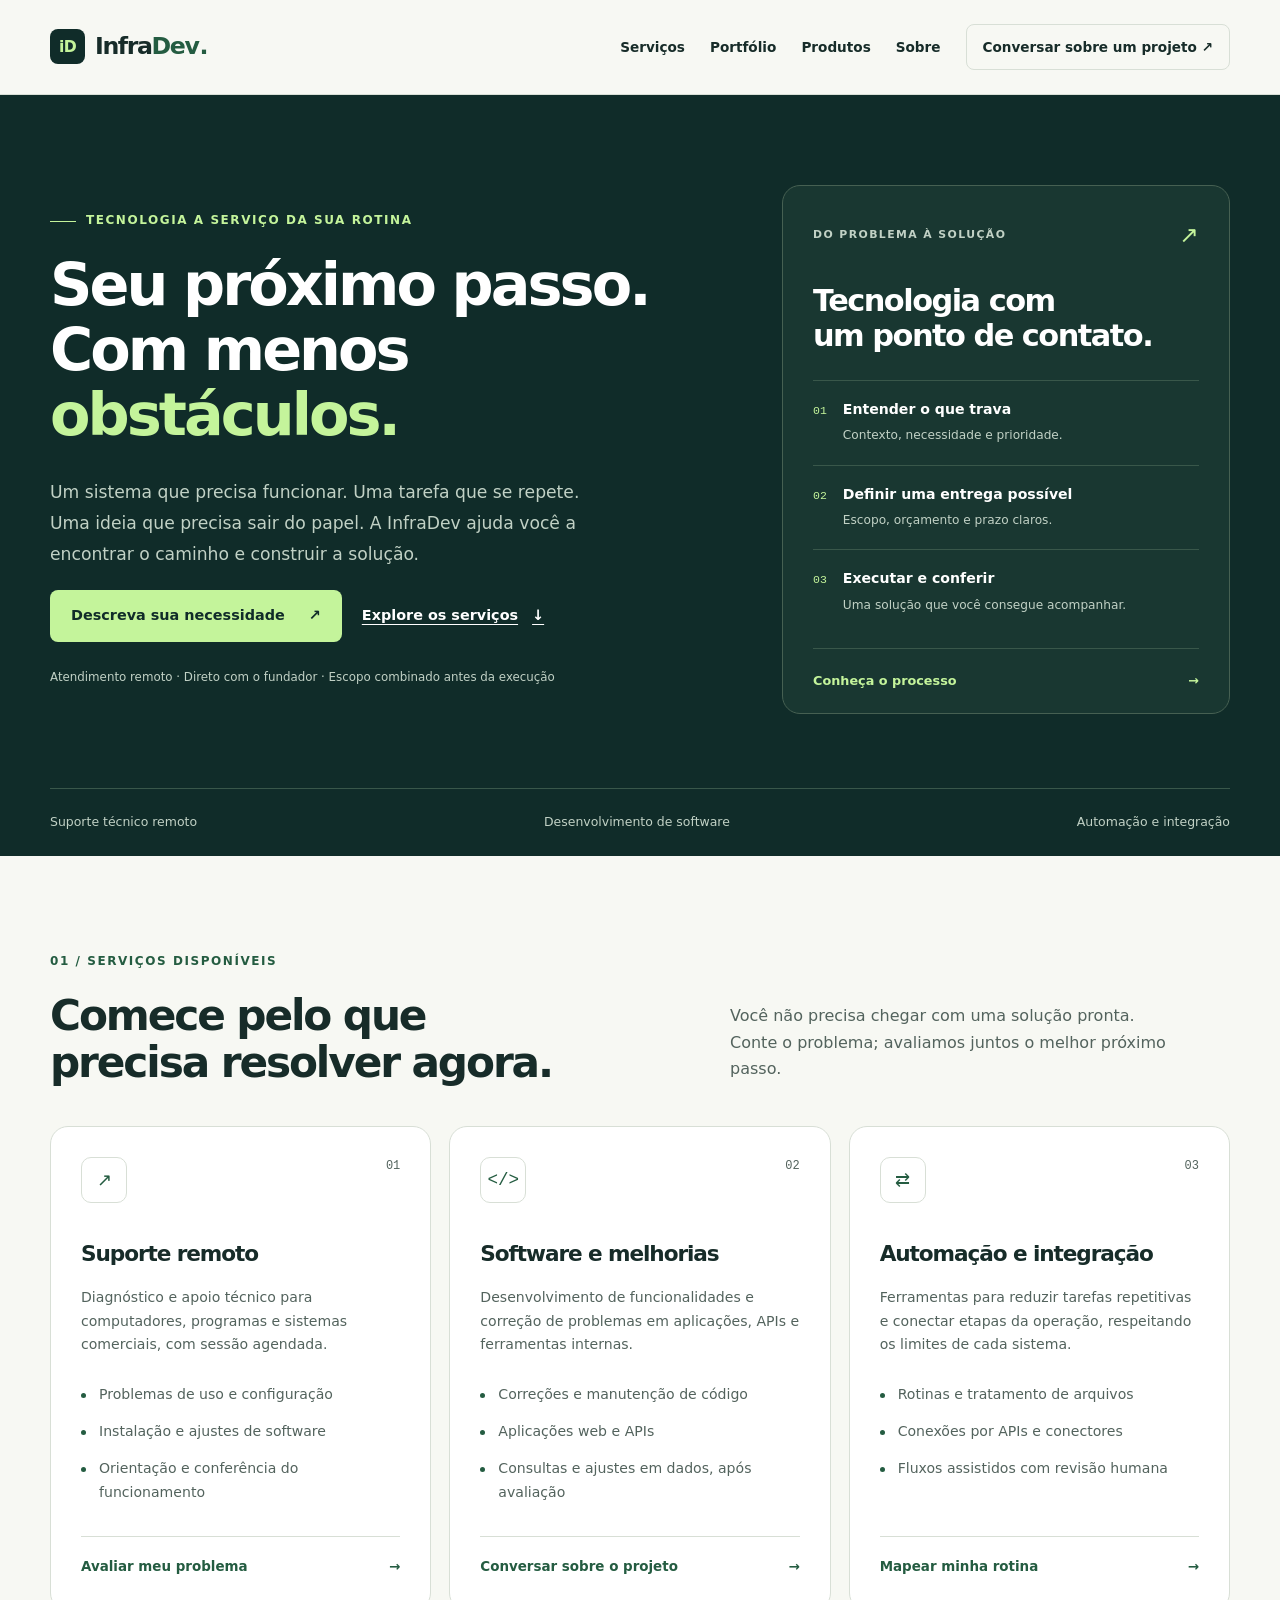
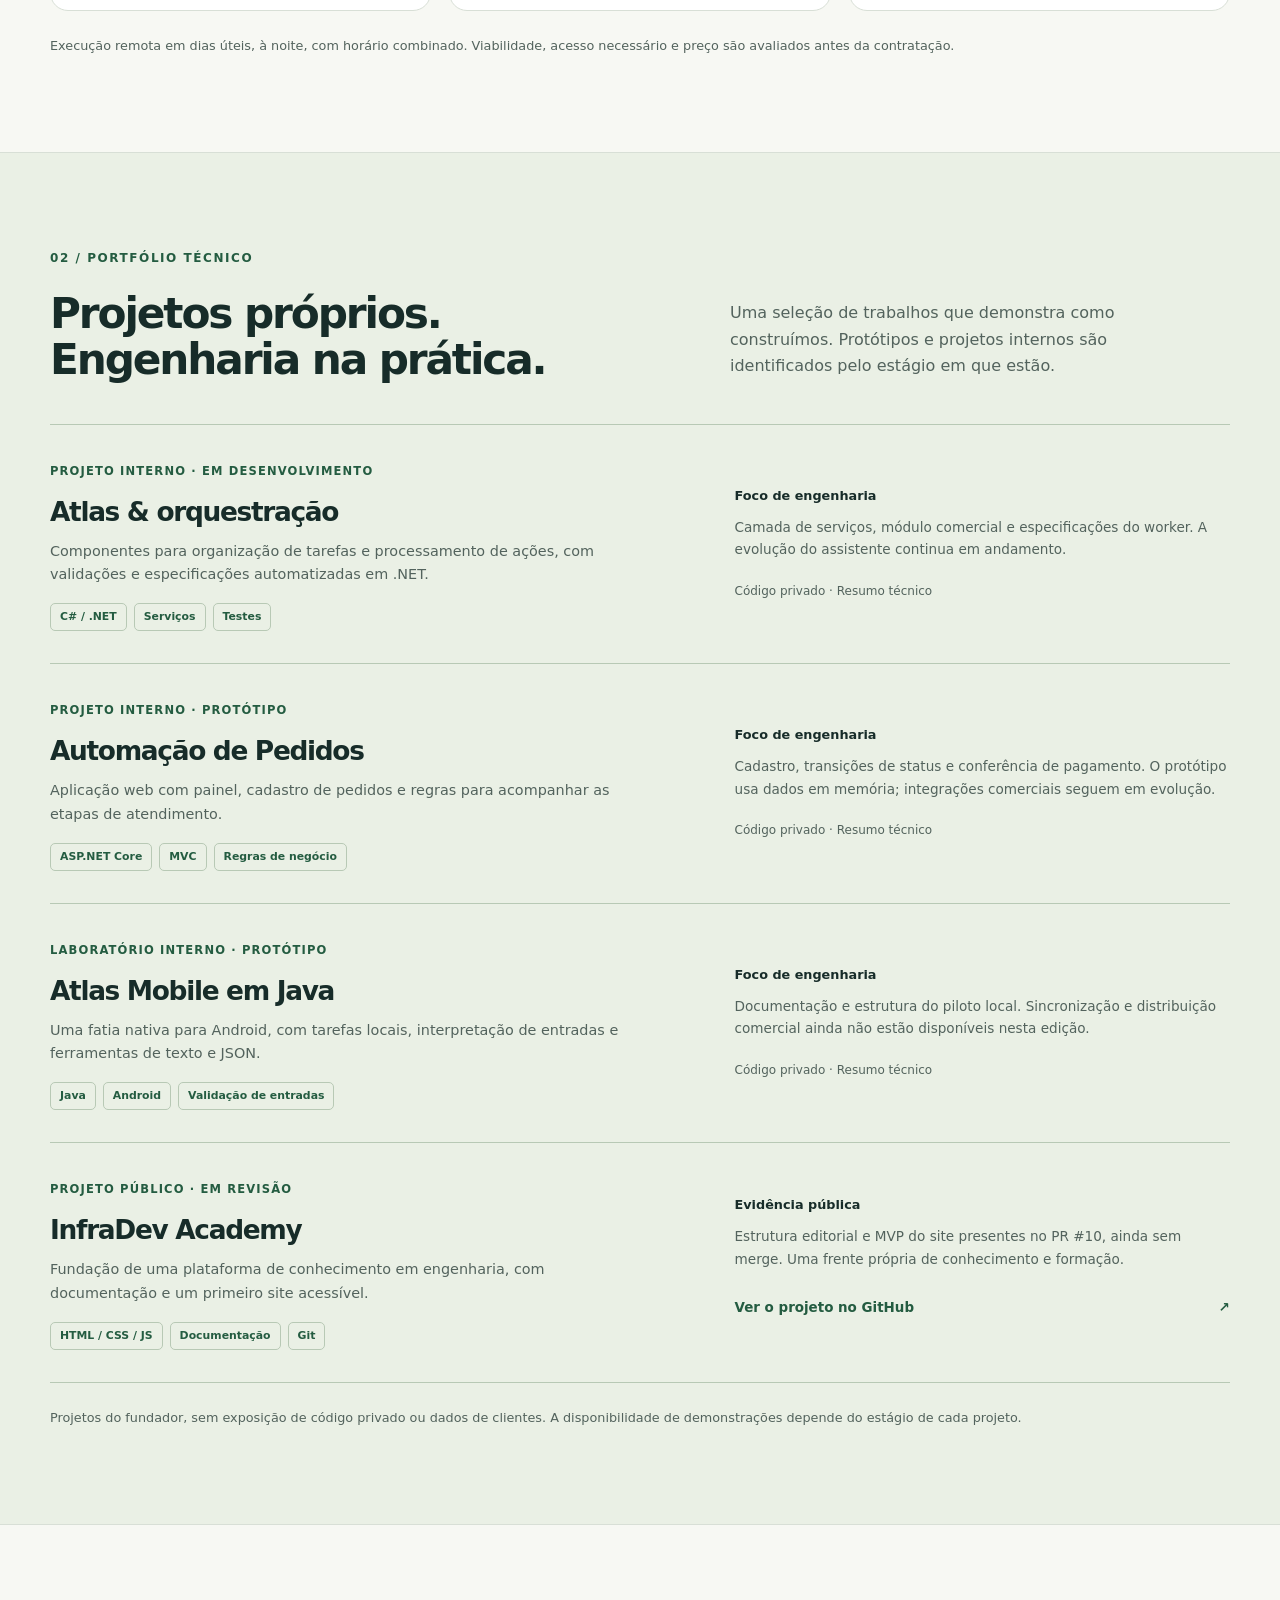
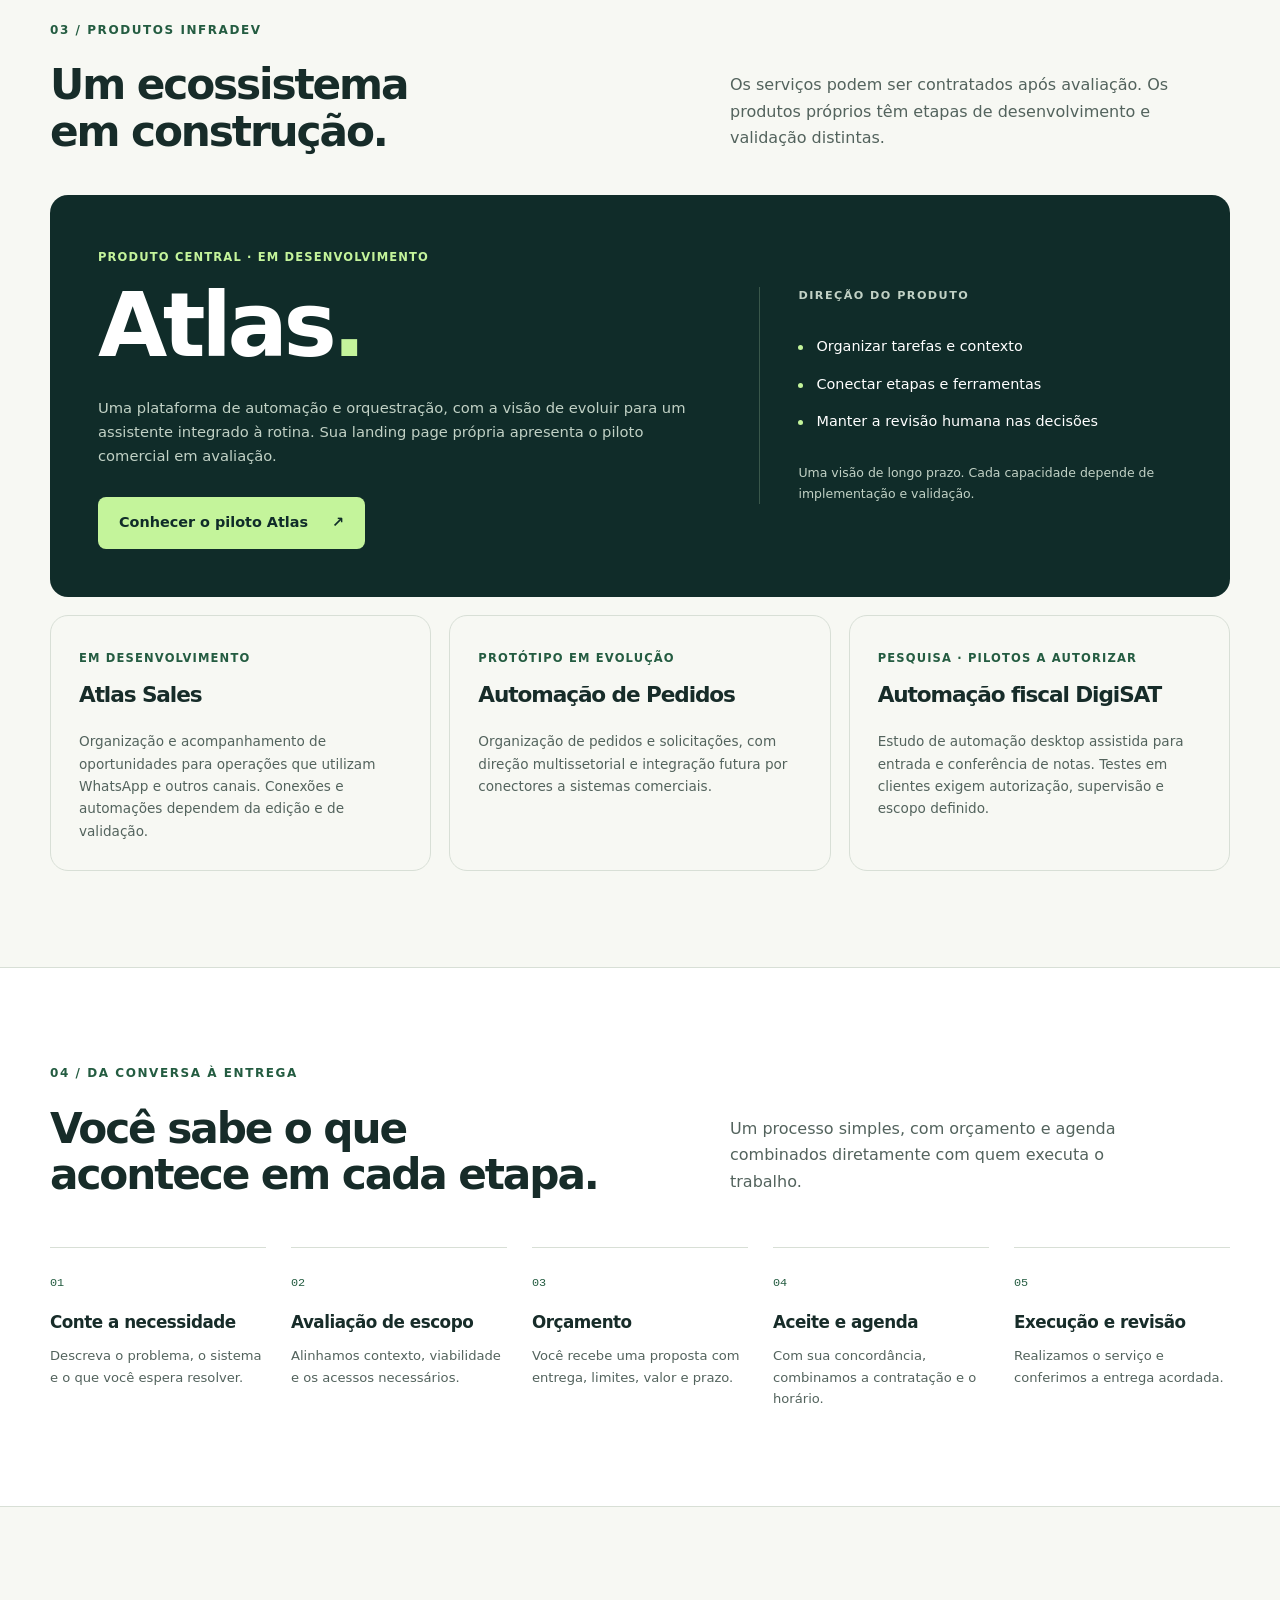
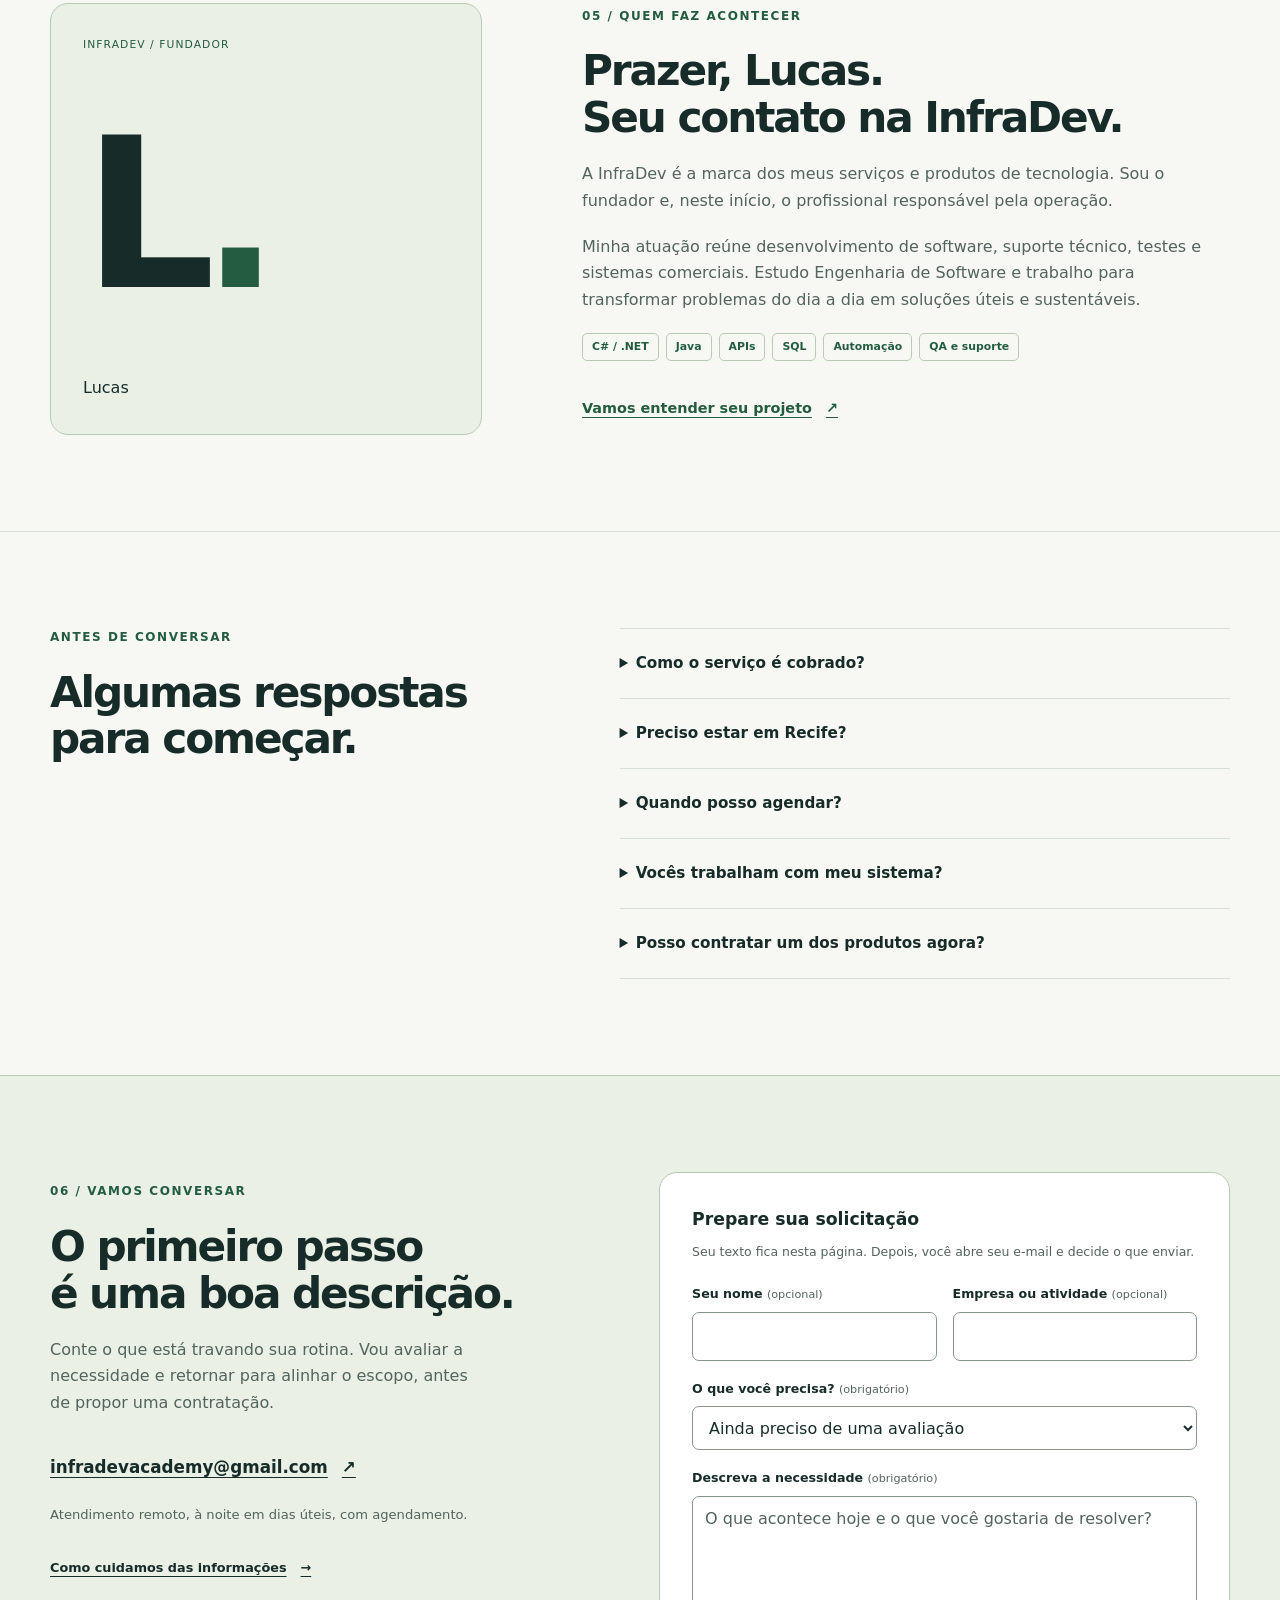
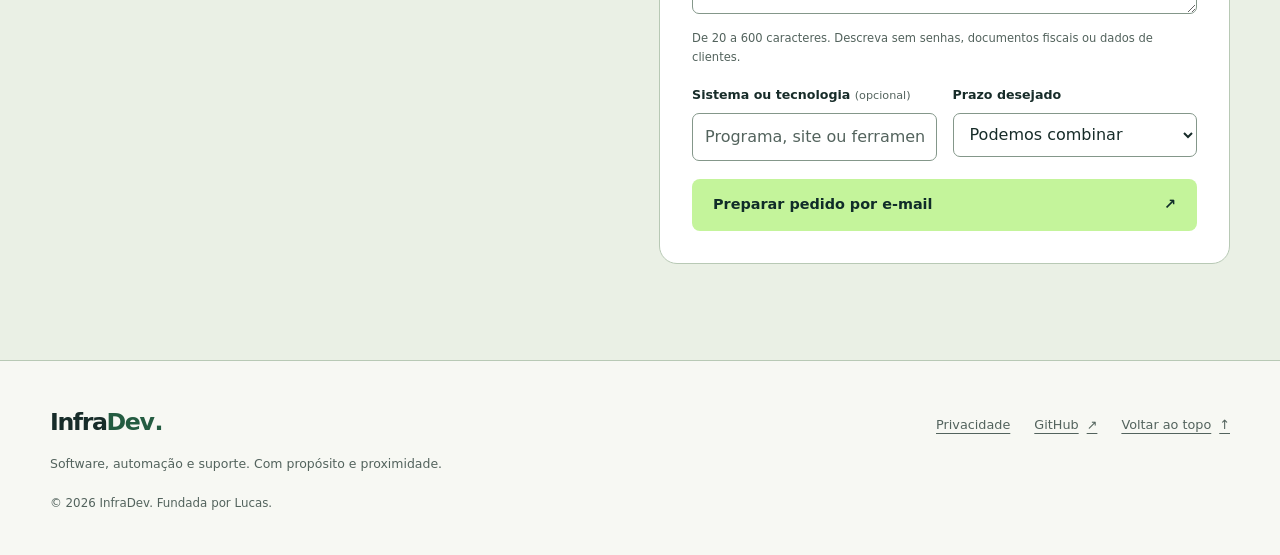
<file: site/index.html>
<!doctype html>
<html lang="pt-BR">
<head>
  <meta charset="utf-8">
  <meta name="viewport" content="width=device-width, initial-scale=1">
  <meta name="theme-color" content="#102c29">
  <meta name="description" content="InfraDev: suporte técnico remoto, desenvolvimento de software e automações. Fale diretamente com Lucas e solicite uma avaliação de escopo.">
  <meta name="robots" content="noindex,nofollow">
  <meta property="og:type" content="website">
  <meta property="og:locale" content="pt_BR">
  <meta property="og:site_name" content="InfraDev">
  <meta property="og:title" content="InfraDev | Tecnologia para destravar sua operação">
  <meta property="og:description" content="Suporte remoto, software e automações. Do problema ao escopo, com atendimento direto do fundador.">
  <meta property="og:image" content="./assets/og.png">
  <meta property="og:image:width" content="1200">
  <meta property="og:image:height" content="630">
  <meta property="og:image:alt" content="InfraDev — suporte remoto, software e automações">
  <title>InfraDev | Suporte remoto, software e automações</title>
  <link rel="icon" type="image/svg+xml" href="./assets/favicon.svg">
  <link rel="stylesheet" href="./assets/styles.css">
  <script type="module" src="./assets/main.js"></script>
  <script type="application/ld+json">{"@context":"https://schema.org","@type":"Organization","name":"InfraDev","email":"infradevacademy@gmail.com","founder":{"@type":"Person","name":"Lucas"},"sameAs":["https://github.com/InfraDev-Academy"]}</script>
</head>
<body>
  <a class="skip-link" href="#conteudo">Pular para o conteúdo</a>
  <header class="site-header" id="inicio">
    <div class="container nav-layout">
      <a class="brand" href="#inicio" aria-label="InfraDev — início"><span class="brand-mark" aria-hidden="true">iD</span>Infra<span>Dev</span><span class="brand-dot" aria-hidden="true">.</span></a>
      <button class="menu-button" type="button" aria-expanded="false" aria-controls="navegacao" hidden>Menu <span aria-hidden="true">☰</span></button>
      <nav id="navegacao" class="navlinks" aria-label="Navegação principal">
        <a href="#servicos">Serviços</a><a href="#projetos">Portfólio</a><a href="#solucoes">Produtos</a><a href="#sobre">Sobre</a><a class="nav-contact" href="#contato">Conversar sobre um projeto <span aria-hidden="true">↗</span></a>
      </nav>
    </div>
  </header>
  <main id="conteudo" tabindex="-1">
    <section class="hero" aria-labelledby="hero-title">
      <div class="container hero-layout">
        <div class="hero-copy">
          <p class="eyebrow"><span class="eyebrow-line" aria-hidden="true"></span> Tecnologia a serviço da sua rotina</p>
          <h1 id="hero-title">Seu próximo passo.<br>Com menos <em>obstáculos.</em></h1>
          <p class="lead">Um sistema que precisa funcionar. Uma tarefa que se repete. Uma ideia que precisa sair do papel. A InfraDev ajuda você a encontrar o caminho e construir a solução.</p>
          <div class="actions"><a class="button primary" href="#contato">Descreva sua necessidade <span aria-hidden="true">↗</span></a><a class="text-link" href="#servicos">Explore os serviços <span aria-hidden="true">↓</span></a></div>
          <p class="hero-note">Atendimento remoto · Direto com o fundador · Escopo combinado antes da execução</p>
        </div>
        <aside class="hero-panel" aria-labelledby="panel-title">
          <div class="panel-top"><span class="panel-label">Do problema à solução</span><span class="panel-symbol" aria-hidden="true">↗</span></div>
          <h2 id="panel-title">Tecnologia com<br>um ponto de contato.</h2>
          <ol class="panel-list"><li><span>01</span><div><strong>Entender o que trava</strong><small>Contexto, necessidade e prioridade.</small></div></li><li><span>02</span><div><strong>Definir uma entrega possível</strong><small>Escopo, orçamento e prazo claros.</small></div></li><li><span>03</span><div><strong>Executar e conferir</strong><small>Uma solução que você consegue acompanhar.</small></div></li></ol>
          <a class="panel-footer" href="#como-funciona">Conheça o processo <span aria-hidden="true">→</span></a>
        </aside>
      </div>
      <div class="container hero-bottom"><span>Suporte técnico remoto</span><span>Desenvolvimento de software</span><span>Automação e integração</span></div>
    </section>
    <section id="servicos" class="section container" aria-labelledby="services-title">
      <div class="section-heading"><div><p class="eyebrow">01 / Serviços disponíveis</p><h2 id="services-title">Comece pelo que<br>precisa resolver agora.</h2></div><p>Você não precisa chegar com uma solução pronta. Conte o problema; avaliamos juntos o melhor próximo passo.</p></div>
      <div class="service-grid">
        <article class="service-card"><span class="card-number" aria-hidden="true">01</span><div class="service-icon" aria-hidden="true">↗</div><h3>Suporte remoto</h3><p>Diagnóstico e apoio técnico para computadores, programas e sistemas comerciais, com sessão agendada.</p><ul class="plain-list"><li>Problemas de uso e configuração</li><li>Instalação e ajustes de software</li><li>Orientação e conferência do funcionamento</li></ul><a class="card-link" href="#contato" data-service="suporte">Avaliar meu problema <span aria-hidden="true">→</span></a></article>
        <article class="service-card"><span class="card-number" aria-hidden="true">02</span><div class="service-icon" aria-hidden="true">&lt;/&gt;</div><h3>Software e melhorias</h3><p>Desenvolvimento de funcionalidades e correção de problemas em aplicações, APIs e ferramentas internas.</p><ul class="plain-list"><li>Correções e manutenção de código</li><li>Aplicações web e APIs</li><li>Consultas e ajustes em dados, após avaliação</li></ul><a class="card-link" href="#contato" data-service="software">Conversar sobre o projeto <span aria-hidden="true">→</span></a></article>
        <article class="service-card"><span class="card-number" aria-hidden="true">03</span><div class="service-icon" aria-hidden="true">⇄</div><h3>Automação e integração</h3><p>Ferramentas para reduzir tarefas repetitivas e conectar etapas da operação, respeitando os limites de cada sistema.</p><ul class="plain-list"><li>Rotinas e tratamento de arquivos</li><li>Conexões por APIs e conectores</li><li>Fluxos assistidos com revisão humana</li></ul><a class="card-link" href="#contato" data-service="automacao">Mapear minha rotina <span aria-hidden="true">→</span></a></article>
      </div>
      <p class="section-note">Execução remota em dias úteis, à noite, com horário combinado. Viabilidade, acesso necessário e preço são avaliados antes da contratação.</p>
    </section>
    <section id="projetos" class="section portfolio-section" aria-labelledby="portfolio-title">
      <div class="container">
        <div class="section-heading"><div><p class="eyebrow">02 / Portfólio técnico</p><h2 id="portfolio-title">Projetos próprios.<br>Engenharia na prática.</h2></div><p>Uma seleção de trabalhos que demonstra como construímos. Protótipos e projetos internos são identificados pelo estágio em que estão.</p></div>
        <div class="project-list">
          <article class="project-row"><div><span class="tag">Projeto interno · Em desenvolvimento</span><h3>Atlas &amp; orquestração</h3><p>Componentes para organização de tarefas e processamento de ações, com validações e especificações automatizadas em .NET.</p><div class="chips" aria-label="Tecnologias"><span>C# / .NET</span><span>Serviços</span><span>Testes</span></div></div><div class="project-detail"><strong>Foco de engenharia</strong><p>Camada de serviços, módulo comercial e especificações do worker. A evolução do assistente continua em andamento.</p><span class="evidence-label">Código privado · Resumo técnico</span></div></article>
          <article class="project-row"><div><span class="tag">Projeto interno · Protótipo</span><h3>Automação de Pedidos</h3><p>Aplicação web com painel, cadastro de pedidos e regras para acompanhar as etapas de atendimento.</p><div class="chips" aria-label="Tecnologias"><span>ASP.NET Core</span><span>MVC</span><span>Regras de negócio</span></div></div><div class="project-detail"><strong>Foco de engenharia</strong><p>Cadastro, transições de status e conferência de pagamento. O protótipo usa dados em memória; integrações comerciais seguem em evolução.</p><span class="evidence-label">Código privado · Resumo técnico</span></div></article>
          <article class="project-row"><div><span class="tag">Laboratório interno · Protótipo</span><h3>Atlas Mobile em Java</h3><p>Uma fatia nativa para Android, com tarefas locais, interpretação de entradas e ferramentas de texto e JSON.</p><div class="chips" aria-label="Tecnologias"><span>Java</span><span>Android</span><span>Validação de entradas</span></div></div><div class="project-detail"><strong>Foco de engenharia</strong><p>Documentação e estrutura do piloto local. Sincronização e distribuição comercial ainda não estão disponíveis nesta edição.</p><span class="evidence-label">Código privado · Resumo técnico</span></div></article>
          <article class="project-row"><div><span class="tag">Projeto público · Em revisão</span><h3>InfraDev Academy</h3><p>Fundação de uma plataforma de conhecimento em engenharia, com documentação e um primeiro site acessível.</p><div class="chips" aria-label="Tecnologias"><span>HTML / CSS / JS</span><span>Documentação</span><span>Git</span></div></div><div class="project-detail"><strong>Evidência pública</strong><p>Estrutura editorial e MVP do site presentes no PR #10, ainda sem merge. Uma frente própria de conhecimento e formação.</p><a class="card-link" href="https://github.com/InfraDev-Academy/infra-dev-academy/pull/10" target="_blank" rel="noopener noreferrer">Ver o projeto no GitHub <span aria-hidden="true">↗</span></a></div></article>
        </div>
        <p class="section-note">Projetos do fundador, sem exposição de código privado ou dados de clientes. A disponibilidade de demonstrações depende do estágio de cada projeto.</p>
      </div>
    </section>
    <section id="solucoes" class="section container" aria-labelledby="products-title">
      <div class="section-heading"><div><p class="eyebrow">03 / Produtos InfraDev</p><h2 id="products-title">Um ecossistema<br>em construção.</h2></div><p>Os serviços podem ser contratados após avaliação. Os produtos próprios têm etapas de desenvolvimento e validação distintas.</p></div>
      <article class="atlas-feature"><div><span class="tag light-tag">Produto central · Em desenvolvimento</span><h3>Atlas<span aria-hidden="true">.</span></h3><p>Uma plataforma de automação e orquestração, com a visão de evoluir para um assistente integrado à rotina. Sua landing page própria apresenta o piloto comercial em avaliação.</p><a class="button primary" href="https://infradevatlas.online/" target="_blank" rel="noopener noreferrer">Conhecer o piloto Atlas <span aria-hidden="true">↗</span></a></div><div class="atlas-principles"><p class="panel-label">Direção do produto</p><ul class="plain-list"><li>Organizar tarefas e contexto</li><li>Conectar etapas e ferramentas</li><li>Manter a revisão humana nas decisões</li></ul><p>Uma visão de longo prazo. Cada capacidade depende de implementação e validação.</p></div></article>
      <div class="product-grid"><article class="product-card"><span class="tag">Em desenvolvimento</span><h3>Atlas Sales</h3><p>Organização e acompanhamento de oportunidades para operações que utilizam WhatsApp e outros canais. Conexões e automações dependem da edição e de validação.</p></article><article class="product-card"><span class="tag">Protótipo em evolução</span><h3>Automação de Pedidos</h3><p>Organização de pedidos e solicitações, com direção multissetorial e integração futura por conectores a sistemas comerciais.</p></article><article class="product-card"><span class="tag">Pesquisa · Pilotos a autorizar</span><h3>Automação fiscal DigiSAT</h3><p>Estudo de automação desktop assistida para entrada e conferência de notas. Testes em clientes exigem autorização, supervisão e escopo definido.</p></article></div>
    </section>
    <section id="como-funciona" class="section process-section" aria-labelledby="process-title"><div class="container"><div class="section-heading"><div><p class="eyebrow">04 / Da conversa à entrega</p><h2 id="process-title">Você sabe o que<br>acontece em cada etapa.</h2></div><p>Um processo simples, com orçamento e agenda combinados diretamente com quem executa o trabalho.</p></div><ol class="process-list"><li><span aria-hidden="true">01</span><h3>Conte a necessidade</h3><p>Descreva o problema, o sistema e o que você espera resolver.</p></li><li><span aria-hidden="true">02</span><h3>Avaliação de escopo</h3><p>Alinhamos contexto, viabilidade e os acessos necessários.</p></li><li><span aria-hidden="true">03</span><h3>Orçamento</h3><p>Você recebe uma proposta com entrega, limites, valor e prazo.</p></li><li><span aria-hidden="true">04</span><h3>Aceite e agenda</h3><p>Com sua concordância, combinamos a contratação e o horário.</p></li><li><span aria-hidden="true">05</span><h3>Execução e revisão</h3><p>Realizamos o serviço e conferimos a entrega acordada.</p></li></ol></div></section>
    <section id="sobre" class="section container founder-layout" aria-labelledby="founder-title"><div class="founder-monogram" aria-hidden="true"><span>InfraDev / Fundador</span><strong>L<span>.</span></strong><small>Lucas</small></div><div><p class="eyebrow">05 / Quem faz acontecer</p><h2 id="founder-title">Prazer, Lucas.<br>Seu contato na InfraDev.</h2><p>A InfraDev é a marca dos meus serviços e produtos de tecnologia. Sou o fundador e, neste início, o profissional responsável pela operação.</p><p>Minha atuação reúne desenvolvimento de software, suporte técnico, testes e sistemas comerciais. Estudo Engenharia de Software e trabalho para transformar problemas do dia a dia em soluções úteis e sustentáveis.</p><div class="chips" aria-label="Áreas de atuação"><span>C# / .NET</span><span>Java</span><span>APIs</span><span>SQL</span><span>Automação</span><span>QA e suporte</span></div><a class="text-link" href="#contato">Vamos entender seu projeto <span aria-hidden="true">↗</span></a></div></section>
    <section id="perguntas" class="section faq-section" aria-labelledby="faq-title"><div class="container faq-layout"><div><p class="eyebrow">Antes de conversar</p><h2 id="faq-title">Algumas respostas<br>para começar.</h2></div><div class="faq-list"><details><summary>Como o serviço é cobrado?</summary><p>O valor depende do problema e do escopo. Antes da execução, combinamos a entrega, o prazo e as condições. A solicitação inicial não cria contratação ou cobrança.</p></details><details><summary>Preciso estar em Recife?</summary><p>O atendimento é remoto. Avaliamos se o problema pode ser resolvido dessa forma e combinamos o horário. Se a atividade exigir presença física, essa limitação é informada.</p></details><details><summary>Quando posso agendar?</summary><p>As sessões são combinadas para noites de dias úteis, conforme disponibilidade. O horário é confirmado antes da contratação.</p></details><details><summary>Vocês trabalham com meu sistema?</summary><p>Precisamos entender o sistema, o tipo de acesso e as permissões disponíveis. A compatibilidade e as integrações são avaliadas antes de assumir o serviço.</p></details><details><summary>Posso contratar um dos produtos agora?</summary><p>Cada produto tem seu estágio. O Atlas possui uma página própria para avaliação do piloto. As outras frentes continuam em desenvolvimento ou pesquisa; fale conosco para entender a disponibilidade.</p></details></div></div></section>
    <section id="contato" class="section contact-section" aria-labelledby="contact-title"><div class="container contact-layout"><div class="contact-copy"><p class="eyebrow">06 / Vamos conversar</p><h2 id="contact-title">O primeiro passo<br>é uma boa descrição.</h2><p>Conte o que está travando sua rotina. Vou avaliar a necessidade e retornar para alinhar o escopo, antes de propor uma contratação.</p><a class="email-address" href="mailto:infradevacademy@gmail.com?subject=Solicita%C3%A7%C3%A3o%20de%20or%C3%A7amento%20InfraDev">infradevacademy@gmail.com <span aria-hidden="true">↗</span></a><p class="contact-note">Atendimento remoto, à noite em dias úteis, com agendamento.</p><a class="text-link" href="./privacidade.html">Como cuidamos das informações <span aria-hidden="true">→</span></a><noscript><p>Você pode solicitar um orçamento diretamente pelo e-mail acima. O assistente de descrição precisa de JavaScript.</p></noscript></div>
      <div id="request-builder" class="request-builder" hidden>
        <p class="builder-title">Prepare sua solicitação</p><p class="builder-note" id="form-note">Seu texto fica nesta página. Depois, você abre seu e-mail e decide o que enviar.</p>
        <form id="brief-form" aria-describedby="form-note" novalidate>
          <div class="field-pair"><div class="field"><label for="client-name">Seu nome <span>(opcional)</span></label><input id="client-name" name="name" autocomplete="name" maxlength="100"></div><div class="field"><label for="client-company">Empresa ou atividade <span>(opcional)</span></label><input id="client-company" name="company" autocomplete="organization" maxlength="120"></div></div>
          <div class="field"><label for="client-service">O que você precisa? <span>(obrigatório)</span></label><select id="client-service" name="service" required><option value="avaliar">Ainda preciso de uma avaliação</option><option value="suporte">Suporte técnico remoto</option><option value="software">Desenvolvimento ou correção de software</option><option value="automacao">Automação ou integração</option></select></div>
          <div class="field"><label for="client-goal">Descreva a necessidade <span>(obrigatório)</span></label><textarea id="client-goal" name="goal" rows="4" minlength="20" maxlength="600" required aria-describedby="goal-help" placeholder="O que acontece hoje e o que você gostaria de resolver?"></textarea><small id="goal-help">De 20 a 600 caracteres. Descreva sem senhas, documentos fiscais ou dados de clientes.</small></div>
          <div class="field-pair"><div class="field"><label for="client-system">Sistema ou tecnologia <span>(opcional)</span></label><input id="client-system" name="system" maxlength="120" placeholder="Programa, site ou ferramenta"></div><div class="field"><label for="client-timing">Prazo desejado</label><select id="client-timing" name="timing"><option value="combinar">Podemos combinar</option><option value="semana">Nesta semana</option><option value="mes">Neste mês</option><option value="planejar">Estou planejando</option></select></div></div>
          <button class="button primary full-width" type="submit">Preparar pedido por e-mail <span aria-hidden="true">↗</span></button>
        </form>
        <div id="brief-result" class="brief-result" hidden><label for="brief-preview">Resumo da solicitação</label><textarea id="brief-preview" readonly rows="8" spellcheck="false"></textarea><div class="actions"><a id="email-ready" class="button primary" href="mailto:infradevacademy@gmail.com">Abrir meu e-mail <span aria-hidden="true">↗</span></a><button id="copy-brief" class="button secondary" type="button">Copiar resumo</button></div><p class="builder-note">A solicitação só chega à InfraDev depois que você envia o e-mail. Se ele não abrir, copie o resumo e envie para o endereço indicado.</p></div>
        <p id="brief-status" class="form-status" role="status" aria-live="polite" aria-atomic="true"></p>
      </div>
    </div></section>
  </main>
  <footer class="site-footer"><div class="container footer-layout"><div><a class="brand" href="#inicio">Infra<span>Dev</span><span class="brand-dot" aria-hidden="true">.</span></a><p>Software, automação e suporte. Com propósito e proximidade.</p></div><nav aria-label="Navegação do rodapé"><a href="./privacidade.html">Privacidade</a><a href="https://github.com/InfraDev-Academy" target="_blank" rel="noopener noreferrer">GitHub <span aria-hidden="true">↗</span></a><a href="#inicio">Voltar ao topo <span aria-hidden="true">↑</span></a></nav><small>© <span id="year">2026</span> InfraDev. Fundada por Lucas.</small></div></footer>
</body>
</html>
</file>
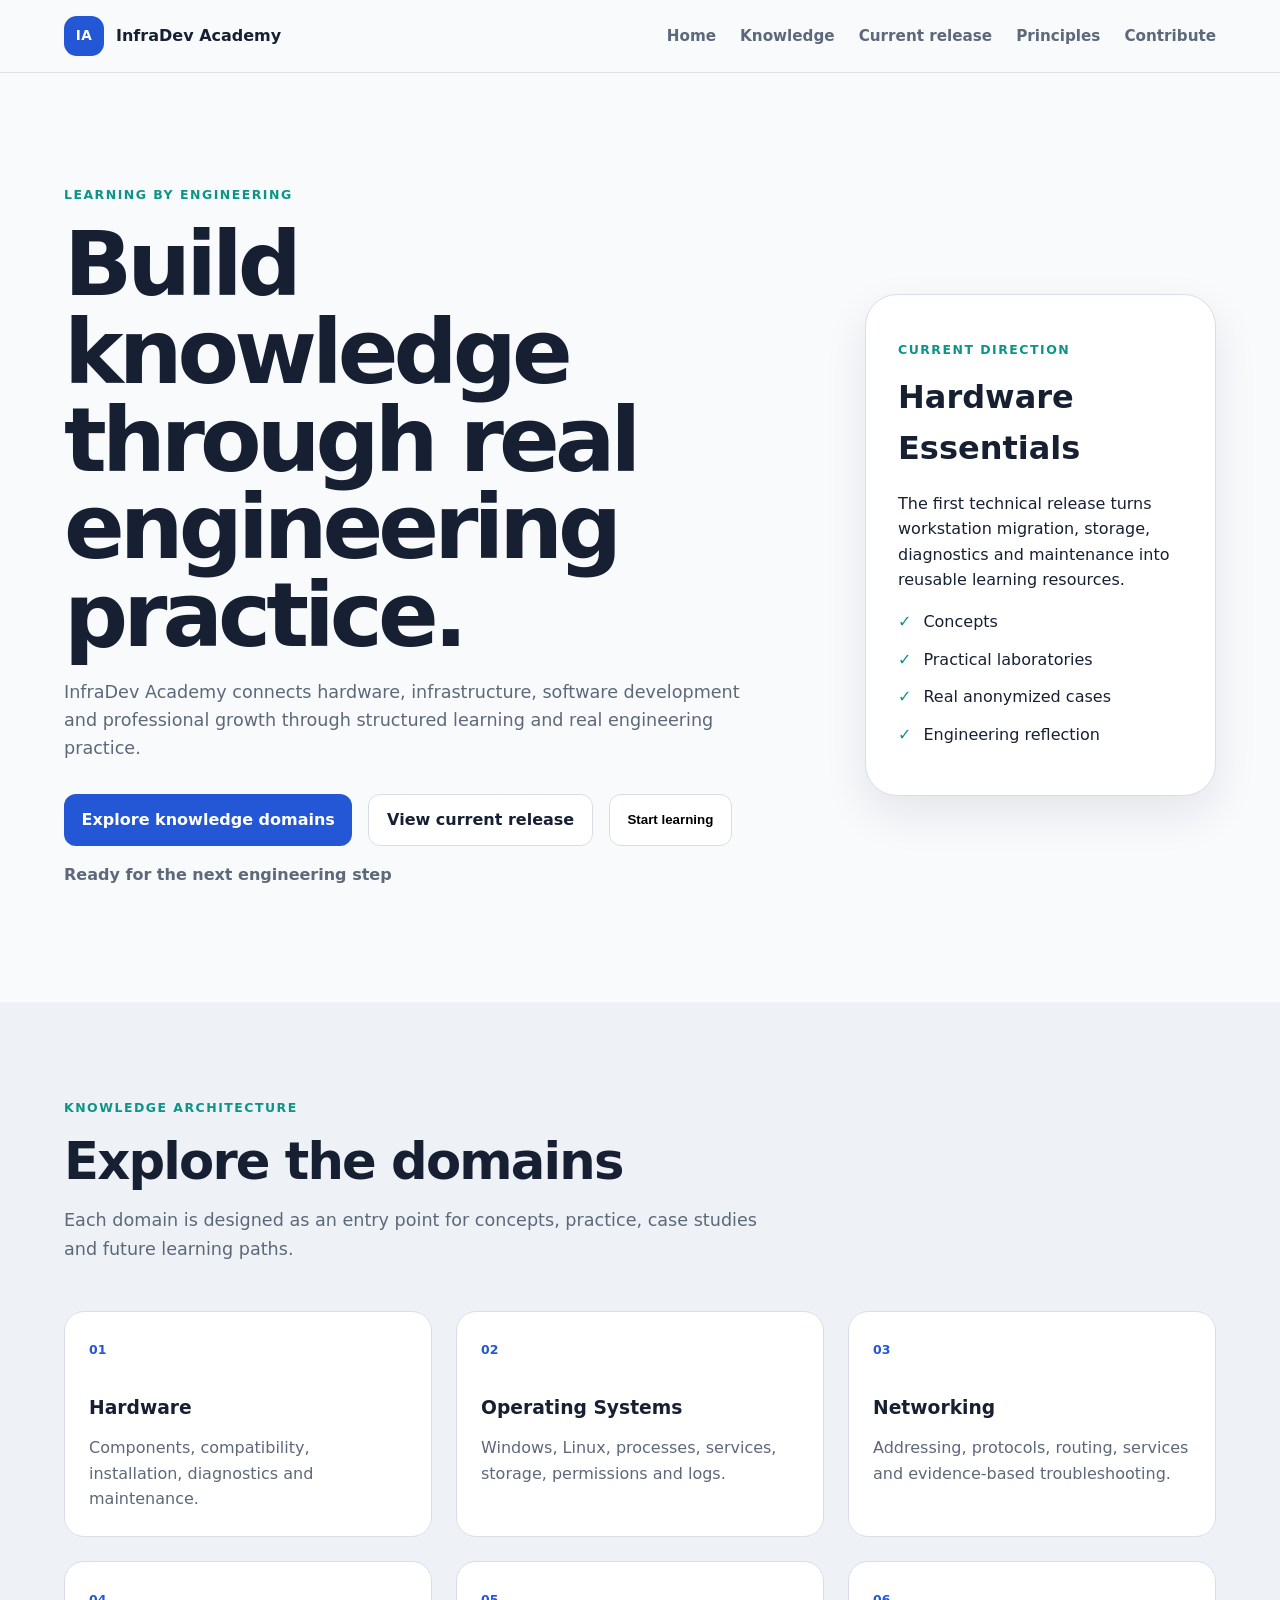
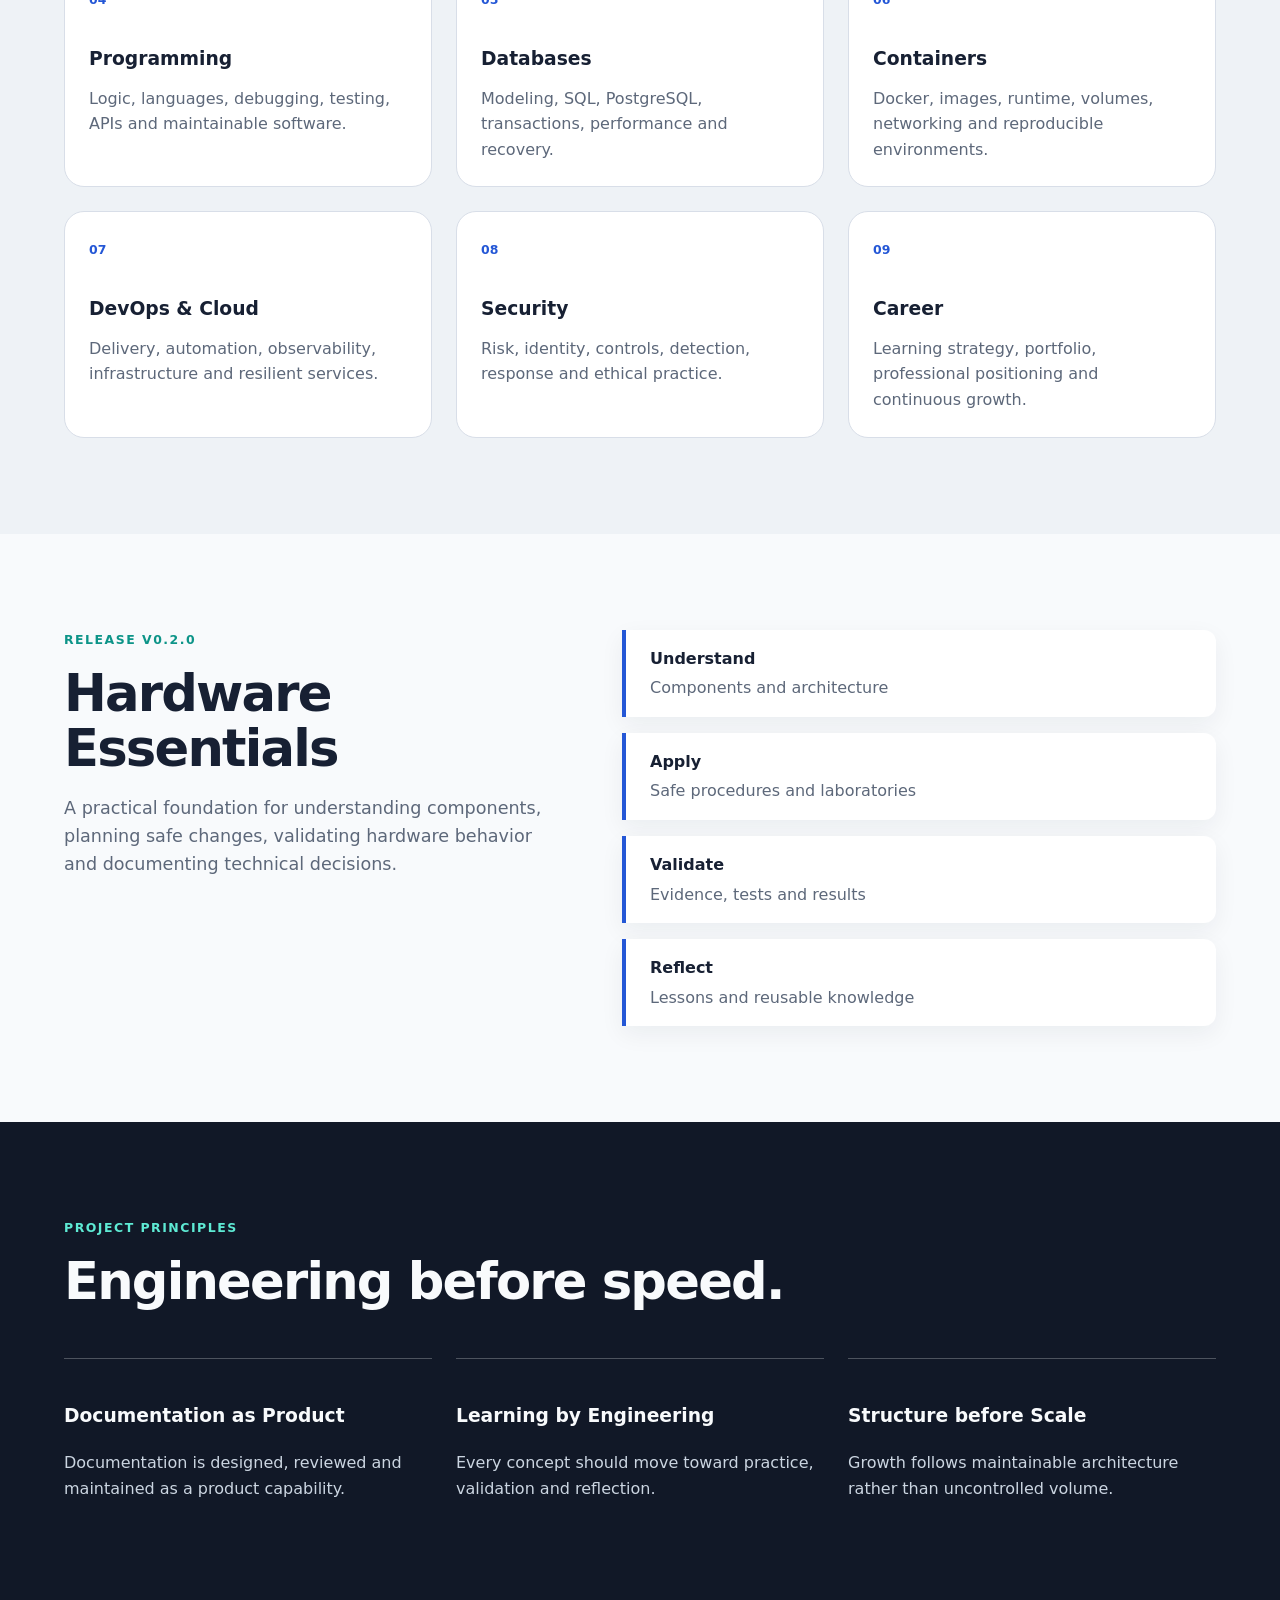
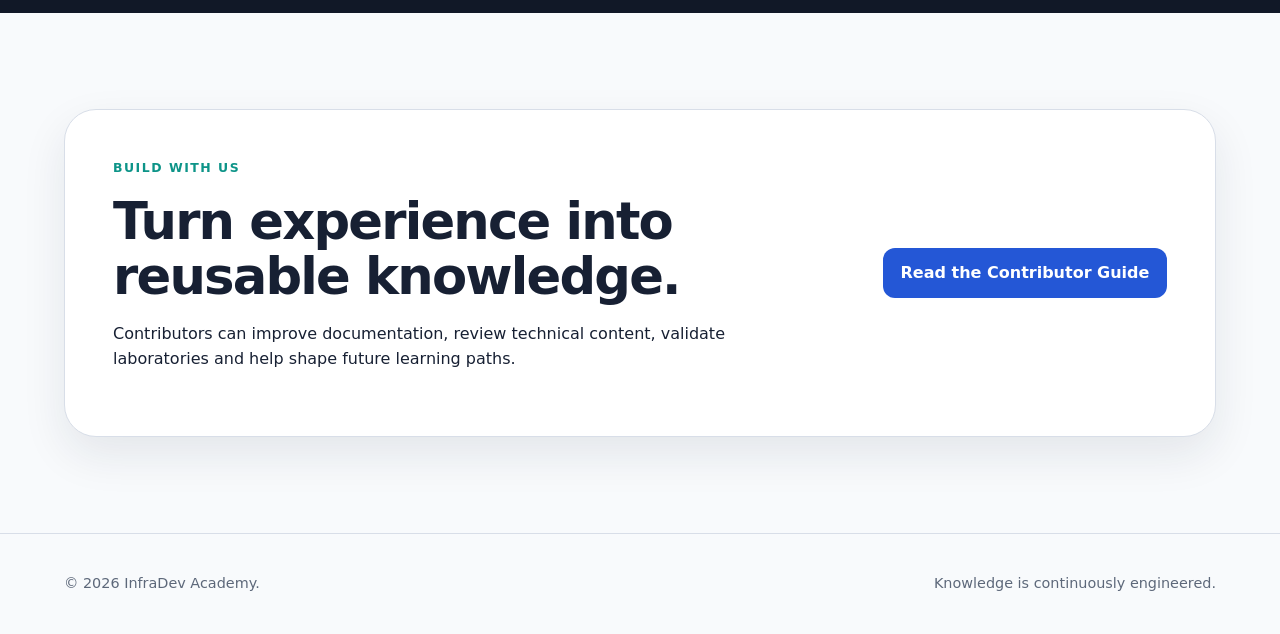
<file: website/index.html>
<!doctype html>
<html lang="en">
<head>
  <meta charset="utf-8">
  <meta name="viewport" content="width=device-width, initial-scale=1">
  <meta
    name="description"
    content="InfraDev Academy is an engineering knowledge ecosystem for hardware, infrastructure, software development and professional growth."
  >
  <title>InfraDev Academy</title>
  <link rel="stylesheet" href="./assets/css/main.css">
  <script src="./assets/js/main.js" defer></script>
</head>

<body>
  <a class="skip-link" href="#main-content">Skip to main content</a>

  <header class="site-header">
    <div class="container header-layout">
      <a class="brand" href="#home" aria-label="InfraDev Academy home">
        <span class="brand-mark" aria-hidden="true">IA</span>
        <span>InfraDev Academy</span>
      </a>

      <button
        class="nav-toggle"
        type="button"
        aria-expanded="false"
        aria-controls="primary-navigation"
      >
        <span class="sr-only">Toggle navigation</span>
        <span class="nav-toggle-line" aria-hidden="true"></span>
        <span class="nav-toggle-line" aria-hidden="true"></span>
        <span class="nav-toggle-line" aria-hidden="true"></span>
      </button>

      <nav id="primary-navigation" class="primary-navigation" aria-label="Primary navigation">
        <a href="#home">Home</a>
        <a href="#knowledge">Knowledge</a>
        <a href="#release">Current release</a>
        <a href="#principles">Principles</a>
        <a href="#contribute">Contribute</a>
      </nav>
    </div>
  </header>

  <main id="main-content">
    <section id="home" class="hero section">
      <div class="container hero-layout">
        <div class="hero-copy">
          <p class="eyebrow">Learning by Engineering</p>
          <h1>Build knowledge through real engineering practice.</h1>
          <p class="hero-description">
            InfraDev Academy connects hardware, infrastructure, software development
            and professional growth through structured learning and real engineering practice.
          </p>

          <div class="hero-actions">
            <a class="button button-primary" href="#knowledge">Explore knowledge domains</a>
            <a class="button button-secondary" href="#release">View current release</a>
            <button
              class="button button-secondary"
              type="button"
              data-learning-trigger
              aria-pressed = "false">
              Start learning
            </button>
          </div>
          <p class = "learning-status"
              data-learning-status aria-live="polite">
            Ready for the next engineering step
          </p>
        </div>

        <aside class="hero-panel" aria-label="Current project direction">
          <p class="panel-label">Current direction</p>
          <h2>Hardware Essentials</h2>
          <p>
            The first technical release turns workstation migration, storage,
            diagnostics and maintenance into reusable learning resources.
          </p>
          <ul class="check-list">
            <li>Concepts</li>
            <li>Practical laboratories</li>
            <li>Real anonymized cases</li>
            <li>Engineering reflection</li>
          </ul>
        </aside>
      </div>
    </section>

    <section id="knowledge" class="section section-muted">
      <div class="container">
        <div class="section-heading">
          <p class="eyebrow">Knowledge architecture</p>
          <h2>Explore the domains</h2>
          <p>
            Each domain is designed as an entry point for concepts, practice,
            case studies and future learning paths.
          </p>
        </div>

        <div class="domain-grid">
          <article class="domain-card">
            <span class="domain-index">01</span>
            <h3>Hardware</h3>
            <p>Components, compatibility, installation, diagnostics and maintenance.</p>
          </article>

          <article class="domain-card">
            <span class="domain-index">02</span>
            <h3>Operating Systems</h3>
            <p>Windows, Linux, processes, services, storage, permissions and logs.</p>
          </article>

          <article class="domain-card">
            <span class="domain-index">03</span>
            <h3>Networking</h3>
            <p>Addressing, protocols, routing, services and evidence-based troubleshooting.</p>
          </article>

          <article class="domain-card">
            <span class="domain-index">04</span>
            <h3>Programming</h3>
            <p>Logic, languages, debugging, testing, APIs and maintainable software.</p>
          </article>

          <article class="domain-card">
            <span class="domain-index">05</span>
            <h3>Databases</h3>
            <p>Modeling, SQL, PostgreSQL, transactions, performance and recovery.</p>
          </article>

          <article class="domain-card">
            <span class="domain-index">06</span>
            <h3>Containers</h3>
            <p>Docker, images, runtime, volumes, networking and reproducible environments.</p>
          </article>

          <article class="domain-card">
            <span class="domain-index">07</span>
            <h3>DevOps & Cloud</h3>
            <p>Delivery, automation, observability, infrastructure and resilient services.</p>
          </article>

          <article class="domain-card">
            <span class="domain-index">08</span>
            <h3>Security</h3>
            <p>Risk, identity, controls, detection, response and ethical practice.</p>
          </article>

          <article class="domain-card">
            <span class="domain-index">09</span>
            <h3>Career</h3>
            <p>Learning strategy, portfolio, professional positioning and continuous growth.</p>
          </article>
        </div>
      </div>
    </section>

    <section id="release" class="section">
      <div class="container release-layout">
        <div>
          <p class="eyebrow">Release v0.2.0</p>
          <h2>Hardware Essentials</h2>
          <p class="release-description">
            A practical foundation for understanding components, planning safe changes,
            validating hardware behavior and documenting technical decisions.
          </p>
        </div>

        <div class="release-steps" aria-label="Hardware Essentials learning flow">
          <div>
            <strong>Understand</strong>
            <span>Components and architecture</span>
          </div>
          <div>
            <strong>Apply</strong>
            <span>Safe procedures and laboratories</span>
          </div>
          <div>
            <strong>Validate</strong>
            <span>Evidence, tests and results</span>
          </div>
          <div>
            <strong>Reflect</strong>
            <span>Lessons and reusable knowledge</span>
          </div>
        </div>
      </div>
    </section>

    <section id="principles" class="section section-dark">
      <div class="container">
        <div class="section-heading">
          <p class="eyebrow">Project principles</p>
          <h2>Engineering before speed.</h2>
        </div>

        <div class="principles-grid">
          <article>
            <h3>Documentation as Product</h3>
            <p>Documentation is designed, reviewed and maintained as a product capability.</p>
          </article>
          <article>
            <h3>Learning by Engineering</h3>
            <p>Every concept should move toward practice, validation and reflection.</p>
          </article>
          <article>
            <h3>Structure before Scale</h3>
            <p>Growth follows maintainable architecture rather than uncontrolled volume.</p>
          </article>
        </div>
      </div>
    </section>

    <section id="contribute" class="section">
      <div class="container contribution-card">
        <div>
          <p class="eyebrow">Build with us</p>
          <h2>Turn experience into reusable knowledge.</h2>
          <p>
            Contributors can improve documentation, review technical content,
            validate laboratories and help shape future learning paths.
          </p>
        </div>
        <a class="button button-primary" href="../docs/guides/GUIDE-001-Contributor-Guide.md">
          Read the Contributor Guide
        </a>
      </div>
    </section>
  </main>

  <footer class="site-footer">
    <div class="container footer-layout">
      <p>© <span data-current-year></span> InfraDev Academy.</p>
      <p>Knowledge is continuously engineered.</p>
    </div>
  </footer>
</body>
</html>
</file>
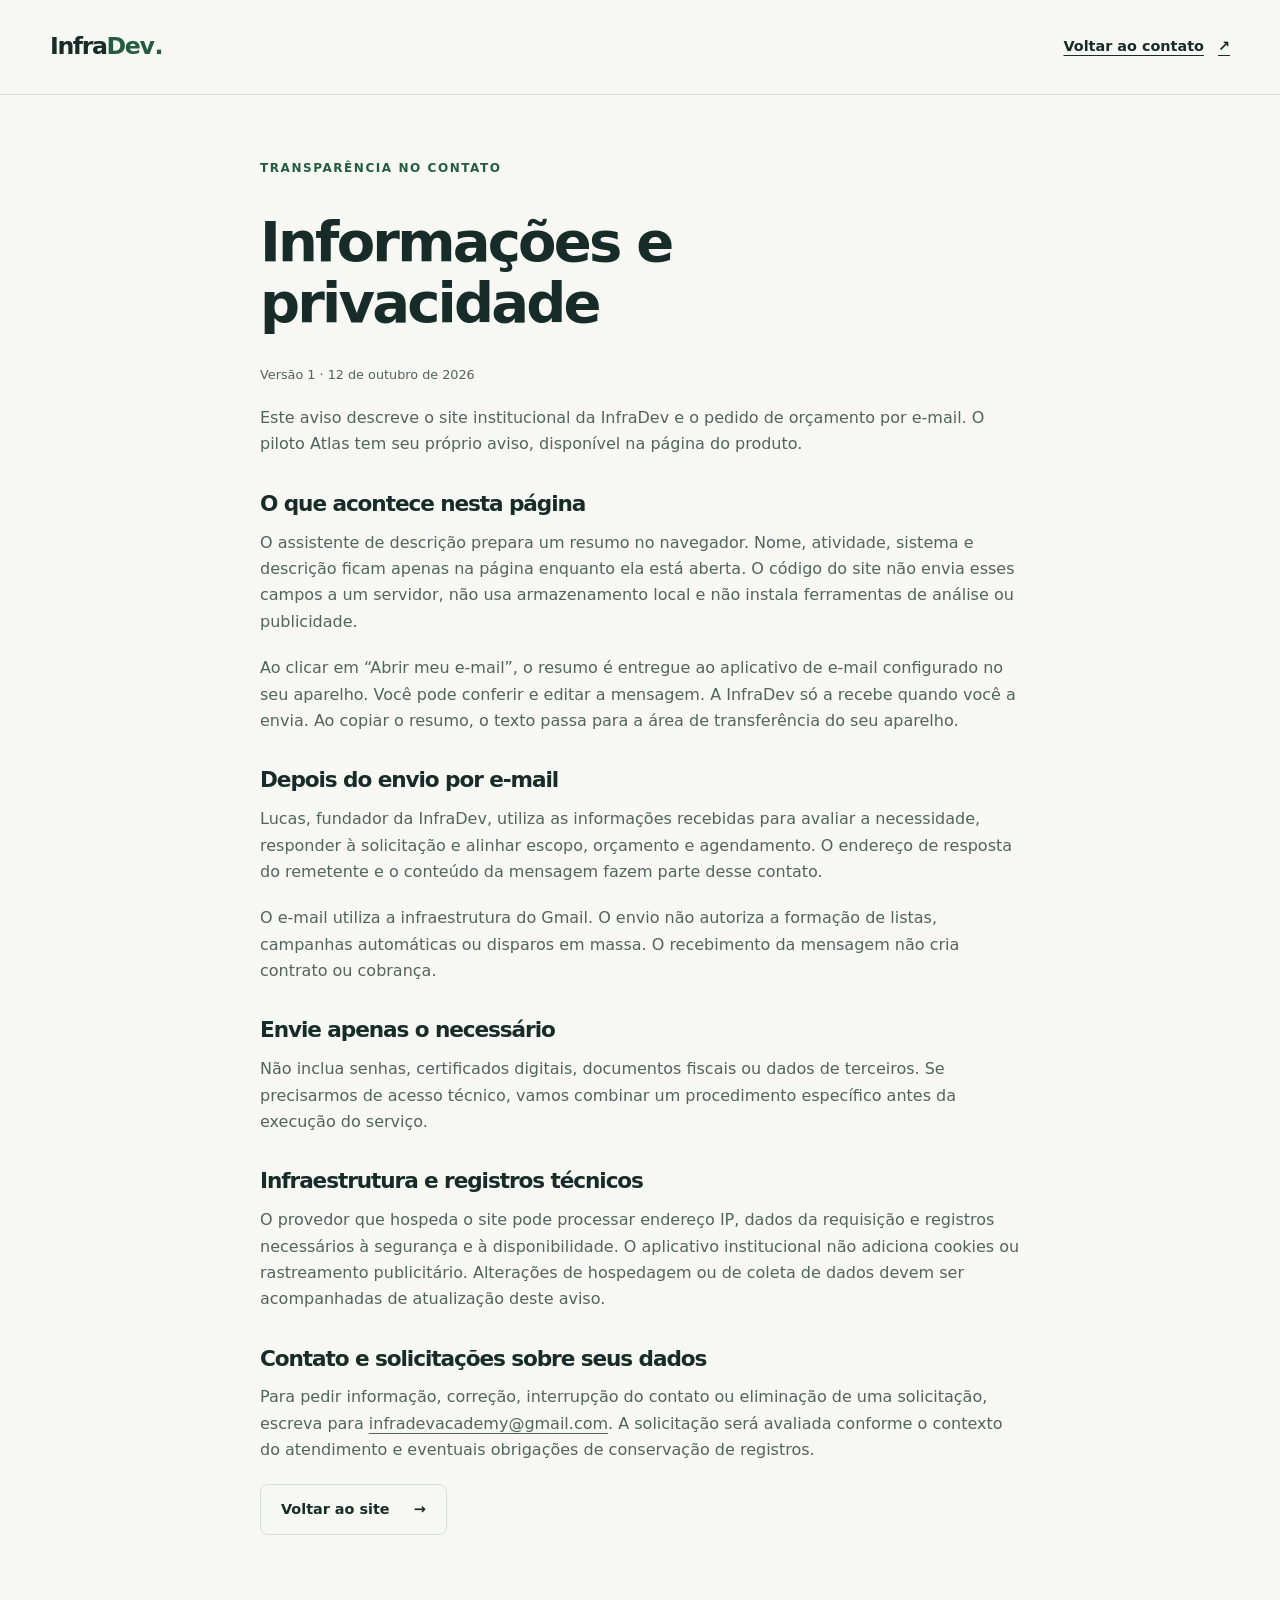
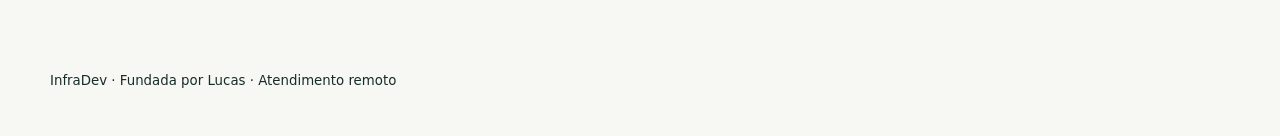
<file: site/privacidade.html>
<!doctype html>
<html lang="pt-BR">
<head>
  <meta charset="utf-8"><meta name="viewport" content="width=device-width, initial-scale=1">
  <meta name="theme-color" content="#102c29"><meta name="robots" content="noindex,nofollow">
  <meta name="description" content="Entenda como funciona a preparação local de um pedido de orçamento e o contato por e-mail com a InfraDev.">
  <title>Informações e privacidade | InfraDev</title>
  <link rel="icon" type="image/svg+xml" href="./assets/favicon.svg"><link rel="stylesheet" href="./assets/styles.css">
</head>
<body>
  <a class="skip-link" href="#conteudo">Pular para o conteúdo</a>
  <header class="site-header"><div class="container nav-layout"><a class="brand" href="./index.html">Infra<span>Dev</span><span class="brand-dot" aria-hidden="true">.</span></a><a class="text-link" href="./index.html#contato">Voltar ao contato <span aria-hidden="true">↗</span></a></div></header>
  <main id="conteudo" class="container legal-page" tabindex="-1">
    <p class="eyebrow">Transparência no contato</p><h1>Informações e privacidade</h1><p class="legal-version">Versão 1 · 12 de outubro de 2026</p>
    <p>Este aviso descreve o site institucional da InfraDev e o pedido de orçamento por e-mail. O piloto Atlas tem seu próprio aviso, disponível na página do produto.</p>
    <section aria-labelledby="local-title"><h2 id="local-title">O que acontece nesta página</h2><p>O assistente de descrição prepara um resumo no navegador. Nome, atividade, sistema e descrição ficam apenas na página enquanto ela está aberta. O código do site não envia esses campos a um servidor, não usa armazenamento local e não instala ferramentas de análise ou publicidade.</p><p>Ao clicar em “Abrir meu e-mail”, o resumo é entregue ao aplicativo de e-mail configurado no seu aparelho. Você pode conferir e editar a mensagem. A InfraDev só a recebe quando você a envia. Ao copiar o resumo, o texto passa para a área de transferência do seu aparelho.</p></section>
    <section aria-labelledby="email-title"><h2 id="email-title">Depois do envio por e-mail</h2><p>Lucas, fundador da InfraDev, utiliza as informações recebidas para avaliar a necessidade, responder à solicitação e alinhar escopo, orçamento e agendamento. O endereço de resposta do remetente e o conteúdo da mensagem fazem parte desse contato.</p><p>O e-mail utiliza a infraestrutura do Gmail. O envio não autoriza a formação de listas, campanhas automáticas ou disparos em massa. O recebimento da mensagem não cria contrato ou cobrança.</p></section>
    <section aria-labelledby="min-title"><h2 id="min-title">Envie apenas o necessário</h2><p>Não inclua senhas, certificados digitais, documentos fiscais ou dados de terceiros. Se precisarmos de acesso técnico, vamos combinar um procedimento específico antes da execução do serviço.</p></section>
    <section aria-labelledby="infra-title"><h2 id="infra-title">Infraestrutura e registros técnicos</h2><p>O provedor que hospeda o site pode processar endereço IP, dados da requisição e registros necessários à segurança e à disponibilidade. O aplicativo institucional não adiciona cookies ou rastreamento publicitário. Alterações de hospedagem ou de coleta de dados devem ser acompanhadas de atualização deste aviso.</p></section>
    <section aria-labelledby="contact-privacy-title"><h2 id="contact-privacy-title">Contato e solicitações sobre seus dados</h2><p>Para pedir informação, correção, interrupção do contato ou eliminação de uma solicitação, escreva para <a href="mailto:infradevacademy@gmail.com">infradevacademy@gmail.com</a>. A solicitação será avaliada conforme o contexto do atendimento e eventuais obrigações de conservação de registros.</p></section>
    <a class="button secondary" href="./index.html#contato">Voltar ao site <span aria-hidden="true">→</span></a>
  </main>
  <footer class="site-footer"><div class="container"><small>InfraDev · Fundada por Lucas · Atendimento remoto</small></div></footer>
</body>
</html>
</file>
<file: site/assets/styles.css>
:root{color-scheme:light;--paper:#f7f8f3;--white:#fff;--ink:#172c29;--muted:#53635d;--line:#d8dfd6;--dark:#102c29;--dark-muted:#c1d1c5;--mint:#c4f49b;--green:#245c41;--radius:18px}
*{box-sizing:border-box}html{scroll-behavior:smooth;scroll-padding-top:30px}body{margin:0;background:var(--paper);color:var(--ink);font:16px/1.65 system-ui,-apple-system,BlinkMacSystemFont,"Segoe UI",sans-serif}button,input,select,textarea{font:inherit}a{color:inherit;text-underline-offset:4px}button,summary{cursor:pointer}button{border:0}[hidden]{display:none!important}:focus-visible{outline:3px solid var(--green);outline-offset:5px}.hero :focus-visible,.atlas-feature :focus-visible{outline-color:var(--mint)}main:focus{outline:none}
.container{width:min(1180px,calc(100% - 64px));margin-inline:auto}.skip-link{position:absolute;z-index:10;left:20px;top:10px;padding:12px 18px;background:var(--mint);color:var(--dark);transform:translateY(-160%);border-radius:8px}.skip-link:focus{transform:translateY(0)}
.site-header{background:var(--paper);border-bottom:1px solid var(--line)}.nav-layout{min-height:94px;display:flex;align-items:center;justify-content:space-between;gap:24px}.brand{display:inline-flex;align-items:center;flex-shrink:0;text-decoration:none;font-weight:800;font-size:1.48rem;letter-spacing:-.06em}.brand>span:not(.brand-mark){color:var(--green)}.brand .brand-dot{margin-left:1px}.brand-mark{display:grid;place-items:center;width:35px;height:35px;margin-right:10px;background:var(--dark);color:var(--mint);border-radius:8px;font-size:.98rem;letter-spacing:-.04em}.navlinks{display:flex;align-items:center;gap:25px}.navlinks a{font-size:.85rem;text-decoration:none;font-weight:600;padding-block:12px}.navlinks a:hover{color:var(--green)}.navlinks .nav-contact{padding:11px 16px;border:1px solid var(--line);border-radius:8px}.menu-button{min-height:44px;padding:8px 12px;background:transparent;color:var(--ink);border:1px solid var(--line);border-radius:8px}.menu-button span{margin-left:8px}
.hero{background:var(--dark);color:var(--white);padding-top:90px}.hero-layout{display:grid;grid-template-columns:1.5fr 1fr;align-items:center;gap:60px}.eyebrow{display:flex;align-items:center;gap:10px;color:var(--green);font-size:.75rem;font-weight:750;letter-spacing:.13em;text-transform:uppercase;margin:0 0 22px}.hero .eyebrow{color:var(--mint)}.eyebrow-line{display:inline-block;width:26px;height:1px;background:currentColor}
h1,h2,h3,p{margin-top:0}h1,h2,h3{font-weight:650;letter-spacing:-.05em;line-height:1.1}h1{font-size:clamp(2.55rem,4.6vw,4.5rem);margin-bottom:30px}h1 em{font-style:normal;color:var(--mint)}h2{font-size:clamp(2rem,3.3vw,3rem);margin-bottom:20px}h3{font-size:1.35rem;line-height:1.25}p{color:var(--muted);margin-bottom:20px}.lead{font-size:1.075rem;line-height:1.8;color:var(--dark-muted);max-width:560px}.actions{display:flex;align-items:center;flex-wrap:wrap;gap:20px}.button{min-height:48px;padding:13px 20px;display:inline-flex;align-items:center;justify-content:center;gap:24px;border-radius:8px;font-size:.9rem;font-weight:700;text-decoration:none;border:1px solid transparent;transition:background-color .18s}.button.primary{background:var(--mint);color:var(--dark)}.button.primary:hover{background:#d5f9b6}.button.secondary{background:transparent;color:var(--ink);border-color:var(--line)}.button.secondary:hover{background:#e7ece3}.text-link{display:inline-flex;align-items:center;justify-content:space-between;gap:14px;min-height:44px;font-size:.9rem;font-weight:650}.hero .text-link{color:var(--white)}.hero-note{color:var(--dark-muted);font-size:.74rem;margin:26px 0 0;max-width:530px}
.hero-panel{border:1px solid #466052;padding:30px 30px 0;border-radius:var(--radius);background:#193731}.panel-top{display:flex;align-items:center;justify-content:space-between;margin-bottom:30px}.panel-label{color:var(--dark-muted);font-size:.68rem;font-weight:650;text-transform:uppercase;letter-spacing:.13em}.panel-symbol{color:var(--mint);font-size:1.45rem}.hero-panel h2{font-size:1.9rem;line-height:1.15;margin-bottom:26px}.panel-list{margin:0;padding:0;list-style:none}.panel-list li{display:flex;gap:16px;padding:17px 0;border-top:1px solid #39574a}.panel-list li>span{color:var(--mint);font:.72rem/2.2 ui-monospace,monospace}.panel-list strong{display:block;font-size:.88rem;font-weight:650}.panel-list small{color:var(--dark-muted);font-size:.76rem}.panel-footer{display:flex;align-items:center;justify-content:space-between;min-height:65px;margin-top:14px;border-top:1px solid #39574a;text-decoration:none;color:var(--mint);font-size:.8rem;font-weight:700}.hero-bottom{display:flex;justify-content:space-between;gap:20px;margin-top:74px;border-top:1px solid #39574a;padding-block:23px;color:var(--dark-muted);font-size:.78rem}
.section{padding-block:96px}.section-heading{display:grid;grid-template-columns:1.2fr 1fr;align-items:end;gap:80px;margin-bottom:40px}.section-heading h2{margin-bottom:0}.section-heading>p{max-width:450px;margin:0 0 4px}.service-grid{display:grid;grid-template-columns:repeat(3,minmax(0,1fr));gap:18px}.service-card{display:flex;flex-direction:column;position:relative;padding:30px;background:var(--white);border:1px solid var(--line);border-radius:var(--radius)}.card-number{position:absolute;top:32px;right:30px;color:var(--muted);font:.75rem ui-monospace,monospace}.service-icon{display:grid;place-items:center;width:46px;height:46px;border:1px solid var(--line);border-radius:10px;color:var(--green);font:1.1rem ui-monospace,monospace;margin-bottom:38px}.service-card h3{margin-bottom:18px}.service-card p,.service-card li{font-size:.88rem}.plain-list{list-style:none;padding:0;margin:0}.plain-list li{position:relative;padding:7px 0 7px 18px}.plain-list li::before{content:"";width:5px;height:5px;position:absolute;left:0;top:17px;background:var(--green);border-radius:50%}.service-card .plain-list{margin-bottom:25px;color:var(--muted)}.card-link{display:flex;align-items:center;justify-content:space-between;gap:14px;color:var(--green);font-size:.84rem;font-weight:750;min-height:44px;text-decoration:none}.card-link:hover{text-decoration:underline}.service-card .card-link{margin-top:auto;padding-top:18px;border-top:1px solid var(--line)}.section-note{font-size:.8rem;margin:24px 0 0}
.portfolio-section{background:#eaf0e5;border-block:1px solid var(--line)}.project-list{border-top:1px solid #b8c9b5}.project-row{display:grid;grid-template-columns:1.2fr 1fr;gap:90px;border-bottom:1px solid #b8c9b5;padding:32px 0}.tag{display:inline-block;color:var(--green);font-size:.72rem;font-weight:750;text-transform:uppercase;letter-spacing:.1em;margin-bottom:14px}.project-row h3{font-size:1.65rem;margin-bottom:12px}.project-row p{max-width:570px;margin-bottom:16px;font-size:.9rem}.chips{display:flex;flex-wrap:wrap;gap:7px;margin-top:14px}.chips span{border:1px solid #b8c9b5;border-radius:5px;padding:4px 9px;color:var(--green);font-size:.68rem;font-weight:650}.project-detail{align-self:center}.project-detail strong{font-size:.8rem;display:block;margin-bottom:10px}.project-detail p{font-size:.85rem}.evidence-label{color:var(--muted);font-size:.75rem}
.atlas-feature{display:grid;grid-template-columns:1.4fr 1fr;gap:70px;border-radius:var(--radius);padding:48px;background:var(--dark);color:var(--white);margin-bottom:18px}.light-tag{color:var(--mint)}.atlas-feature h3{font-size:clamp(3.8rem,7vw,5.8rem);line-height:1;margin-bottom:25px}.atlas-feature h3 span{color:var(--mint)}.atlas-feature p{color:var(--dark-muted);font-size:.92rem}.atlas-feature .button{margin-top:8px}.atlas-principles{border-left:1px solid #39574a;padding-left:38px;align-self:center}.atlas-principles .panel-label{font-size:.7rem}.atlas-principles ul{margin:22px 0;font-size:.9rem}.atlas-principles li::before{background:var(--mint)}.atlas-principles>p:last-child{font-size:.78rem;margin-bottom:0}.product-grid{display:grid;grid-template-columns:repeat(3,minmax(0,1fr));gap:18px}.product-card{padding:28px;border:1px solid var(--line);border-radius:var(--radius)}.product-card p{font-size:.85rem;margin-bottom:0}
.process-section{background:var(--white);border-block:1px solid var(--line)}.process-list{display:grid;grid-template-columns:repeat(5,minmax(0,1fr));gap:25px;padding:0;margin:48px 0 0;list-style:none}.process-list li{border-top:1px solid var(--line);padding-top:20px}.process-list span{display:inline-block;font:.74rem ui-monospace,monospace;color:var(--green);margin-bottom:22px}.process-list h3{font-size:1.05rem;letter-spacing:-.03em;margin-bottom:12px}.process-list p{font-size:.82rem;margin-bottom:0}.founder-layout{display:grid;grid-template-columns:1fr 1.5fr;gap:100px;align-items:center}.founder-monogram{aspect-ratio:1/1;background:#eaf0e5;display:flex;flex-direction:column;justify-content:space-between;padding:32px;border:1px solid #b8c9b5;border-radius:var(--radius)}.founder-monogram>span{font-size:.67rem;color:var(--green);text-transform:uppercase;letter-spacing:.1em}.founder-monogram strong{font-size:clamp(7rem,17vw,13rem);line-height:1;letter-spacing:-.07em;font-weight:600}.founder-monogram strong span{color:var(--green)}.founder-monogram small{font-size:1rem}.founder-layout .text-link{margin-top:26px;color:var(--green)}
.faq-section{border-top:1px solid var(--line)}.faq-layout{display:grid;grid-template-columns:1fr 1.3fr;gap:100px}.faq-list{border-top:1px solid var(--line)}details{border-bottom:1px solid var(--line)}summary{padding:22px 12px 22px 0;font-size:.95rem;font-weight:650}details p{padding-right:24px;font-size:.9rem}.contact-section{background:#eaf0e5;border-block:1px solid #b8c9b5}.contact-layout{display:grid;grid-template-columns:1fr 1.1fr;gap:90px;align-items:start}.contact-copy{padding-top:10px}.contact-copy>p{max-width:440px}.email-address{display:flex;align-items:center;gap:14px;min-height:44px;margin:30px 0 14px;font-size:clamp(.88rem,1.4vw,1.05rem);font-weight:700;overflow-wrap:anywhere}.contact-copy .contact-note{font-size:.82rem}.contact-copy .text-link{font-size:.8rem}
.request-builder{padding:32px;background:var(--white);border:1px solid #b8c9b5;border-radius:var(--radius)}.builder-title{color:var(--ink);font-weight:750;font-size:1.08rem;margin-bottom:8px}.builder-note{font-size:.78rem;margin-bottom:22px}.field-pair{display:grid;grid-template-columns:1fr 1fr;gap:16px}.field{margin-bottom:18px;min-width:0}label{display:block;color:var(--ink);font-size:.79rem;font-weight:650;margin-bottom:7px}label span{color:var(--muted);font-size:.7rem;font-weight:400}input,select,textarea{width:100%;min-height:44px;border:1px solid #84978a;border-radius:7px;padding:10px 12px;background:var(--white);color:var(--ink);font-size:1rem}textarea{resize:vertical;line-height:1.5}textarea::placeholder,input::placeholder{color:var(--muted);opacity:1}.field small{display:block;color:var(--muted);font-size:.72rem;margin-top:6px}[aria-invalid="true"]{border:2px solid #ab2525}.full-width{width:100%;justify-content:space-between}.brief-result{border-top:1px solid var(--line);padding-top:22px;margin-top:22px}.brief-result textarea{font-size:.82rem;background:var(--paper)}.brief-result .actions{gap:10px;margin:16px 0}.brief-result .button{padding-inline:12px;font-size:.79rem;gap:10px}.brief-result .builder-note{margin-bottom:0}.form-status{font-size:.82rem;color:var(--green);margin:16px 0 0}.form-status:empty{margin:0}
.site-footer{padding-block:42px;background:var(--paper)}.footer-layout{display:grid;grid-template-columns:1fr auto;gap:20px;align-items:start}.footer-layout p{font-size:.78rem;margin:12px 0 0}.footer-layout nav{display:flex;flex-wrap:wrap;gap:24px}.footer-layout nav a{min-height:44px;display:inline-flex;align-items:center;gap:8px;color:var(--muted);font-size:.8rem}.footer-layout small{grid-column:1/-1;color:var(--muted);font-size:.74rem}.legal-page{max-width:760px;padding-block:64px 90px}.legal-page h1{font-size:clamp(2.3rem,5vw,3.5rem);margin-top:32px}.legal-page h2{font-size:1.35rem;margin:34px 0 14px}.legal-page li{color:var(--muted)}.legal-page .legal-version{font-size:.8rem}
@media(max-width:1080px){.navlinks{gap:16px}.navlinks .nav-contact{font-size:.75rem;padding-inline:10px}.hero-layout{gap:35px}.hero-panel{padding-inline:22px}.section-heading,.project-row,.founder-layout,.faq-layout,.contact-layout{gap:45px}.service-card{padding:24px}.atlas-feature{gap:35px;padding:36px}.process-list{gap:18px}}
@media(max-width:880px){.container{width:calc(100% - 40px)}.nav-layout{flex-wrap:wrap;gap:10px;padding-block:16px;min-height:76px}.navlinks{width:100%;display:flex;flex-wrap:wrap;gap:4px 20px}.navlinks a{min-height:44px}.navlinks .nav-contact{font-size:.85rem}.hero{padding-top:64px}.hero-layout{grid-template-columns:1fr;gap:40px}.hero-copy{max-width:680px}h1{font-size:clamp(2.7rem,6.5vw,4.5rem)}.hero-panel{max-width:570px;padding-inline:28px}.hero-panel h2 br{display:none}.hero-bottom{margin-top:50px;flex-wrap:wrap;gap:12px 28px}.section{padding-block:68px}.section-heading{grid-template-columns:1fr;gap:20px;margin-bottom:30px}.section-heading>p{max-width:620px}.service-grid{grid-template-columns:1fr}.service-card{padding:28px}.service-icon{margin-bottom:25px}.product-grid{grid-template-columns:1fr}.product-card{padding:24px}.atlas-feature{grid-template-columns:1fr;gap:32px}.atlas-principles{border-left:0;border-top:1px solid #39574a;padding:24px 0 0}.atlas-principles ul{margin-block:14px}.process-list{grid-template-columns:repeat(2,minmax(0,1fr));gap:26px}.process-list li:last-child{grid-column:1/-1}.founder-layout{grid-template-columns:1fr 1.5fr;gap:32px}.founder-monogram{padding:24px;aspect-ratio:auto;min-height:280px}.founder-monogram strong{font-size:9rem}.faq-layout,.contact-layout{grid-template-columns:1fr;gap:32px}.contact-copy>p{max-width:620px}.email-address{font-size:1rem}}
@media(max-width:560px){.container{width:calc(100% - 36px)}.hero{padding-top:48px}h1{font-size:clamp(2.3rem,8.3vw,3rem);line-height:1.12;margin-bottom:24px}h2{font-size:2rem}.hero .eyebrow{font-size:.64rem;letter-spacing:.08em}.lead{font-size:1rem}.hero .actions{align-items:flex-start;gap:15px}.hero .button{gap:16px}.hero-panel{padding-inline:22px}.hero-panel h2{font-size:1.65rem}.hero-bottom{display:grid;gap:8px}.section{padding-block:54px}.service-card{padding:25px}.project-row{grid-template-columns:1fr;gap:20px;padding-block:28px}.project-detail{padding-left:14px;border-left:2px solid #b8c9b5}.atlas-feature{padding:26px}.founder-layout{grid-template-columns:1fr}.founder-monogram{aspect-ratio:auto;min-height:230px}.founder-monogram strong{font-size:7rem;padding-block:20px}.process-list{gap:22px}.request-builder{padding:22px}.field-pair{grid-template-columns:1fr;gap:0}.footer-layout{grid-template-columns:1fr}.footer-layout nav{gap:20px}.tag{font-size:.7rem}}
@media(prefers-reduced-motion:reduce){html{scroll-behavior:auto}*,*::before,*::after{transition:none!important}}
</file>
<file: website/assets/css/main.css>
/* InfraDev Academy Website MVP */

:root {
  --color-background: #f8fafc;
  --color-surface: #ffffff;
  --color-surface-muted: #eef2f6;
  --color-text: #172033;
  --color-text-muted: #5d687a;
  --color-border: #d8dee8;
  --color-primary: #2457d6;
  --color-primary-dark: #173b9c;
  --color-accent: #0d9488;
  --color-dark: #111827;
  --color-dark-text: #f8fafc;
  --shadow-card: 0 18px 45px rgba(23, 32, 51, 0.09);

  --container-width: 72rem;
  --radius-small: 0.75rem;
  --radius-medium: 1.25rem;
  --radius-large: 2rem;

  --space-1: 0.5rem;
  --space-2: 0.75rem;
  --space-3: 1rem;
  --space-4: 1.5rem;
  --space-5: 2rem;
  --space-6: 3rem;
  --space-7: 4.5rem;
  --space-8: 6rem;
}

*,
*::before,
*::after {
  box-sizing: border-box;
}

html {
  scroll-behavior: smooth;
}

body {
  margin: 0;
  background: var(--color-background);
  color: var(--color-text);
  font-family:
    Inter, ui-sans-serif, system-ui, -apple-system, BlinkMacSystemFont,
    "Segoe UI", sans-serif;
  line-height: 1.6;
}

img,
svg {
  display: block;
  max-width: 100%;
}

a {
  color: inherit;
}

button,
a {
  -webkit-tap-highlight-color: transparent;
}

button:focus-visible,
a:focus-visible {
  outline: 3px solid var(--color-accent);
  outline-offset: 4px;
}

.container {
  width: min(calc(100% - 2rem), var(--container-width));
  margin-inline: auto;
}

.section {
  padding-block: var(--space-8);
}

.section-muted {
  background: var(--color-surface-muted);
}

.section-dark {
  background: var(--color-dark);
  color: var(--color-dark-text);
}

.skip-link {
  position: fixed;
  top: 0.75rem;
  left: 0.75rem;
  z-index: 1000;
  transform: translateY(-200%);
  border-radius: var(--radius-small);
  background: var(--color-dark);
  color: white;
  padding: 0.75rem 1rem;
  text-decoration: none;
}

.skip-link:focus {
  transform: translateY(0);
}

.site-header {
  position: sticky;
  top: 0;
  z-index: 100;
  border-bottom: 1px solid rgba(216, 222, 232, 0.8);
  background: rgba(248, 250, 252, 0.94);
  backdrop-filter: blur(16px);
}

.header-layout {
  display: flex;
  min-height: 4.5rem;
  align-items: center;
  justify-content: space-between;
  gap: var(--space-4);
}

.brand {
  display: inline-flex;
  align-items: center;
  gap: var(--space-2);
  font-weight: 800;
  text-decoration: none;
}

.brand-mark {
  display: grid;
  width: 2.5rem;
  aspect-ratio: 1;
  place-items: center;
  border-radius: 0.8rem;
  background: var(--color-primary);
  color: white;
  font-size: 0.85rem;
  letter-spacing: 0.04em;
}

.primary-navigation {
  display: flex;
  align-items: center;
  gap: var(--space-4);
}

.primary-navigation a {
  color: var(--color-text-muted);
  font-size: 0.95rem;
  font-weight: 700;
  text-decoration: none;
}

.primary-navigation a:hover {
  color: var(--color-primary);
}

.nav-toggle {
  display: none;
  width: 2.75rem;
  height: 2.75rem;
  border: 1px solid var(--color-border);
  border-radius: var(--radius-small);
  background: var(--color-surface);
  cursor: pointer;
}

.nav-toggle-line {
  display: block;
  width: 1.25rem;
  height: 2px;
  margin: 4px auto;
  background: var(--color-text);
}

.hero {
  overflow: hidden;
  padding-top: 7rem;
}

.hero-layout {
  display: grid;
  align-items: center;
  gap: var(--space-7);
  grid-template-columns: minmax(0, 1.35fr) minmax(18rem, 0.65fr);
}

.hero h1 {
  max-width: 12ch;
  margin: 0;
  font-size: clamp(2.8rem, 7vw, 5.6rem);
  line-height: 0.98;
  letter-spacing: -0.055em;
}

.eyebrow {
  margin: 0 0 var(--space-3);
  color: var(--color-accent);
  font-size: 0.78rem;
  font-weight: 800;
  letter-spacing: 0.12em;
  text-transform: uppercase;
}

.hero-description,
.release-description,
.section-heading > p:last-child {
  max-width: 44rem;
  color: var(--color-text-muted);
  font-size: 1.1rem;
}

.hero-actions {
  display: flex;
  flex-wrap: wrap;
  gap: var(--space-3);
  margin-top: var(--space-5);
}

.learning-status{
    min-height: 1.75rem;
    margin-top: var(--space-3);
    color: var(--color-text-muted);
    font-weight: 700;
  }

  [data-learning-trigger][aria-pressed="true"]{
    border-color: var(--color-accent);
    background: var(--color-surface-muted);
    box-shadow: inset 0 0 2px var(--color-accent);
  }
  [data-learning-trigger][aria-pressed="true"]::before{
    margin-right: 0.5rem;
    content: "✓";
    font-weight: 900;
  }

.button {
  display: inline-flex;
  min-height: 3rem;
  align-items: center;
  justify-content: center;
  border-radius: var(--radius-small);
  padding: 0.75rem 1.1rem;
  font-weight: 800;
  text-decoration: none;
  transition:
    transform 160ms ease,
    background 160ms ease,
    border-color 160ms ease;
}

.button:hover {
  transform: translateY(-2px);
}

.button-primary {
  background: var(--color-primary);
  color: white;
}

.button-primary:hover {
  background: var(--color-primary-dark);
}

.button-secondary {
  border: 1px solid var(--color-border);
  background: var(--color-surface);
}

.hero-panel,
.contribution-card {
  border: 1px solid var(--color-border);
  border-radius: var(--radius-large);
  background: var(--color-surface);
  box-shadow: var(--shadow-card);
}

.hero-panel {
  padding: var(--space-5);
}

.panel-label {
  color: var(--color-accent);
  font-size: 0.78rem;
  font-weight: 800;
  letter-spacing: 0.12em;
  text-transform: uppercase;
}

.hero-panel h2 {
  margin-block: var(--space-2);
  font-size: 2rem;
}

.check-list {
  display: grid;
  gap: var(--space-2);
  padding: 0;
  list-style: none;
}

.check-list li::before {
  margin-right: var(--space-2);
  color: var(--color-accent);
  content: "✓";
  font-weight: 900;
}

.section-heading {
  max-width: 48rem;
  margin-bottom: var(--space-6);
}

.section-heading h2,
.release-layout h2,
.contribution-card h2 {
  margin: 0;
  font-size: clamp(2rem, 4vw, 3.4rem);
  line-height: 1.08;
  letter-spacing: -0.035em;
}

.domain-grid {
  display: grid;
  gap: var(--space-4);
  grid-template-columns: repeat(3, minmax(0, 1fr));
}

.domain-card {
  min-height: 13rem;
  border: 1px solid var(--color-border);
  border-radius: var(--radius-medium);
  background: var(--color-surface);
  padding: var(--space-4);
  transition:
    transform 160ms ease,
    box-shadow 160ms ease;
}

.domain-card:hover {
  transform: translateY(-4px);
  box-shadow: var(--shadow-card);
}

.domain-index {
  color: var(--color-primary);
  font-size: 0.78rem;
  font-weight: 900;
}

.domain-card h3 {
  margin: var(--space-5) 0 var(--space-2);
}

.domain-card p {
  margin: 0;
  color: var(--color-text-muted);
}

.release-layout {
  display: grid;
  align-items: start;
  gap: var(--space-7);
  grid-template-columns: 0.9fr 1.1fr;
}

.release-steps {
  display: grid;
  gap: var(--space-3);
}

.release-steps > div {
  display: grid;
  gap: 0.25rem;
  border-left: 4px solid var(--color-primary);
  border-radius: 0 var(--radius-small) var(--radius-small) 0;
  background: var(--color-surface);
  padding: var(--space-3) var(--space-4);
  box-shadow: 0 8px 25px rgba(23, 32, 51, 0.06);
}

.release-steps span {
  color: var(--color-text-muted);
}

.section-dark .eyebrow {
  color: #5eead4;
}

.principles-grid {
  display: grid;
  gap: var(--space-4);
  grid-template-columns: repeat(3, minmax(0, 1fr));
  margin-top: var(--space-6);
}

.principles-grid article {
  border-top: 1px solid rgba(248, 250, 252, 0.26);
  padding-top: var(--space-4);
}

.principles-grid p {
  color: #cbd5e1;
}

.contribution-card {
  display: flex;
  align-items: center;
  justify-content: space-between;
  gap: var(--space-6);
  padding: var(--space-6);
}

.contribution-card > div {
  max-width: 42rem;
}

.site-footer {
  border-top: 1px solid var(--color-border);
  padding-block: var(--space-4);
}

.footer-layout {
  display: flex;
  justify-content: space-between;
  gap: var(--space-4);
  color: var(--color-text-muted);
  font-size: 0.9rem;
}

.sr-only {
  position: absolute;
  width: 1px;
  height: 1px;
  overflow: hidden;
  clip: rect(0, 0, 0, 0);
  clip-path: inset(50%);
  white-space: nowrap;
}

@media (max-width: 56rem) {
  .nav-toggle {
    display: block;
  }

  .primary-navigation {
    position: absolute;
    top: calc(100% + 1px);
    right: 1rem;
    left: 1rem;
    display: none;
    align-items: stretch;
    flex-direction: column;
    gap: 0;
    border: 1px solid var(--color-border);
    border-radius: var(--radius-medium);
    background: var(--color-surface);
    box-shadow: var(--shadow-card);
    padding: var(--space-2);
  }

  .primary-navigation[data-open="true"] {
    display: flex;
  }

  .primary-navigation a {
    border-radius: var(--radius-small);
    padding: 0.8rem;
  }

  .primary-navigation a:hover {
    background: var(--color-surface-muted);
  }

  .hero-layout,
  .release-layout {
    grid-template-columns: 1fr;
  }

  .domain-grid,
  .principles-grid {
    grid-template-columns: repeat(2, minmax(0, 1fr));
  }

  .contribution-card {
    align-items: flex-start;
    flex-direction: column;
  }
}

@media (max-width: 38rem) {
  :root {
    --space-8: 4.5rem;
  }

  .hero {
    padding-top: 5rem;
  }

  .hero h1 {
    font-size: clamp(2.6rem, 15vw, 4rem);
  }

  .domain-grid,
  .principles-grid {
    grid-template-columns: 1fr;
  }

  .hero-actions,
  .hero-actions .button {
    width: 100%;
  }

  .contribution-card {
    padding: var(--space-4);
  }

  .footer-layout {
    flex-direction: column;
    gap: var(--space-1);
  }
}

@media (prefers-reduced-motion: reduce) {
  *,
  *::before,
  *::after {
    scroll-behavior: auto !important;
    transition-duration: 0.01ms !important;
  }
}
</file>
